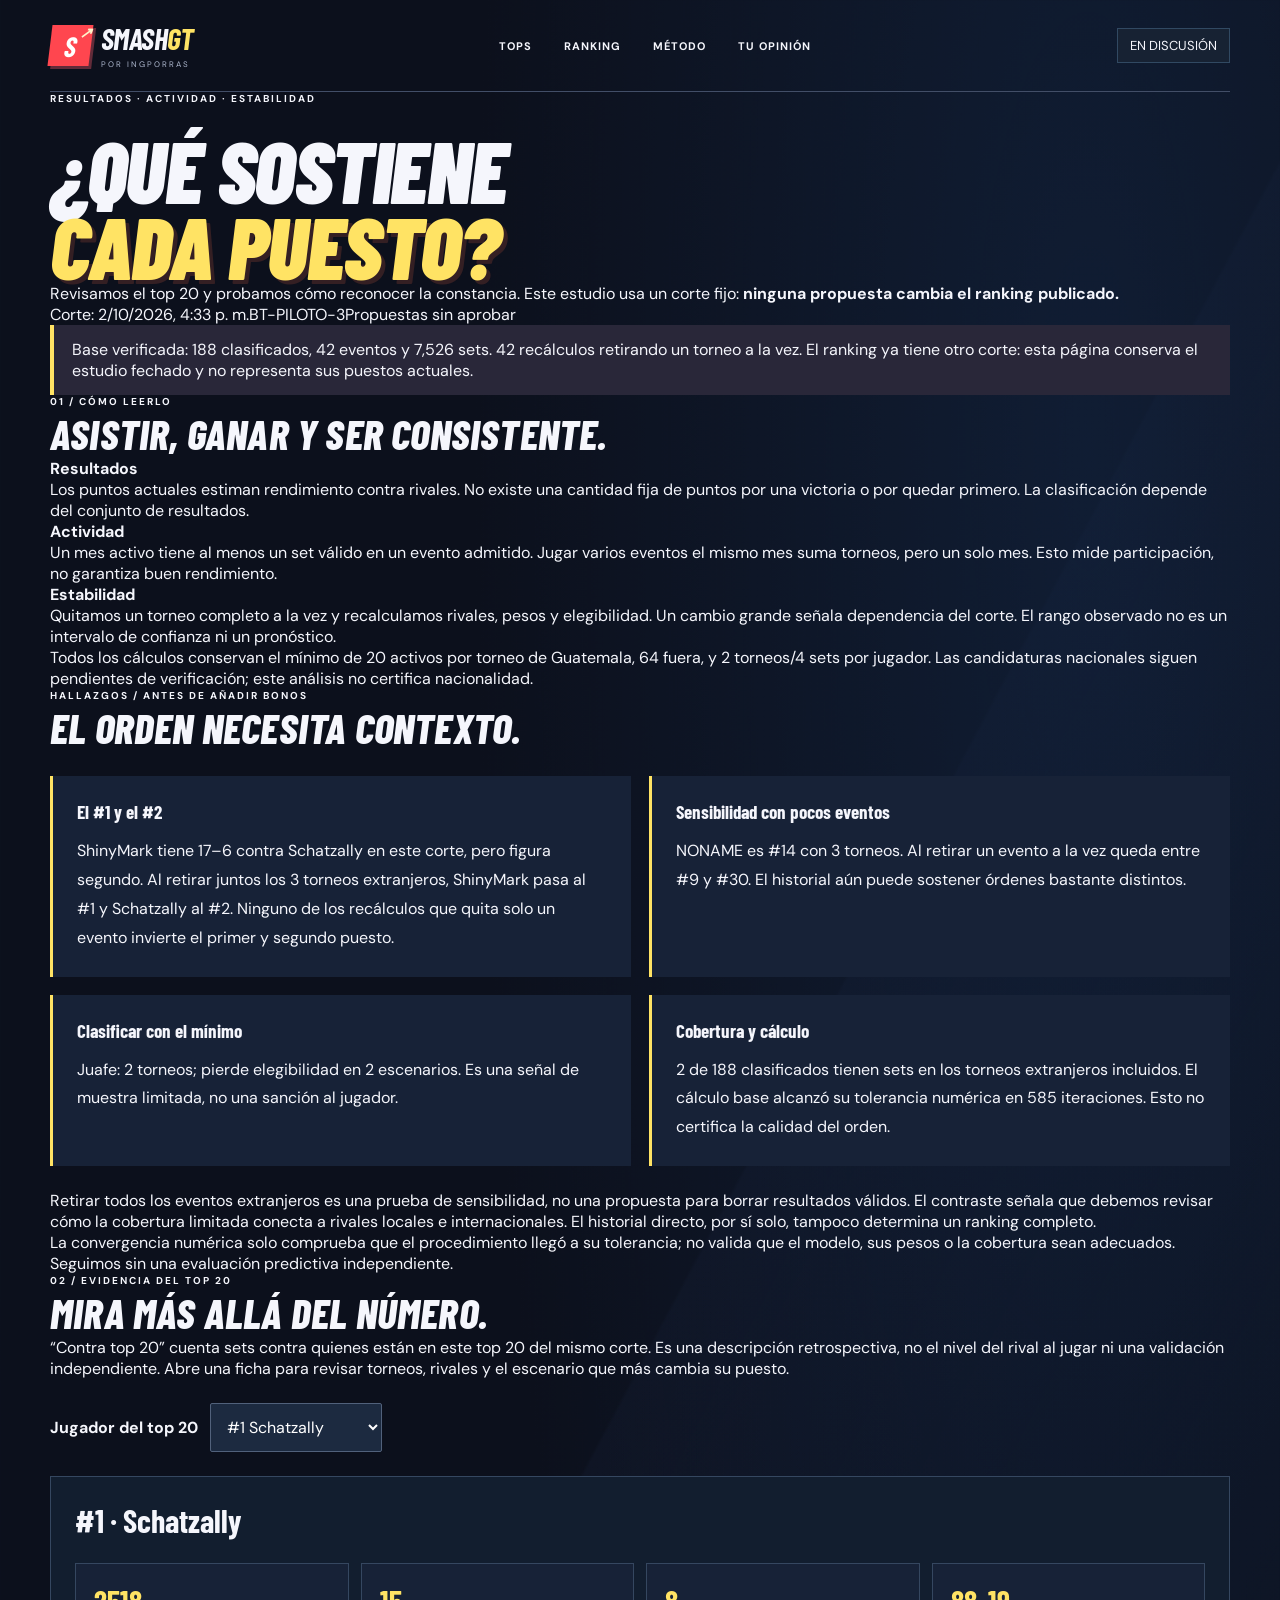
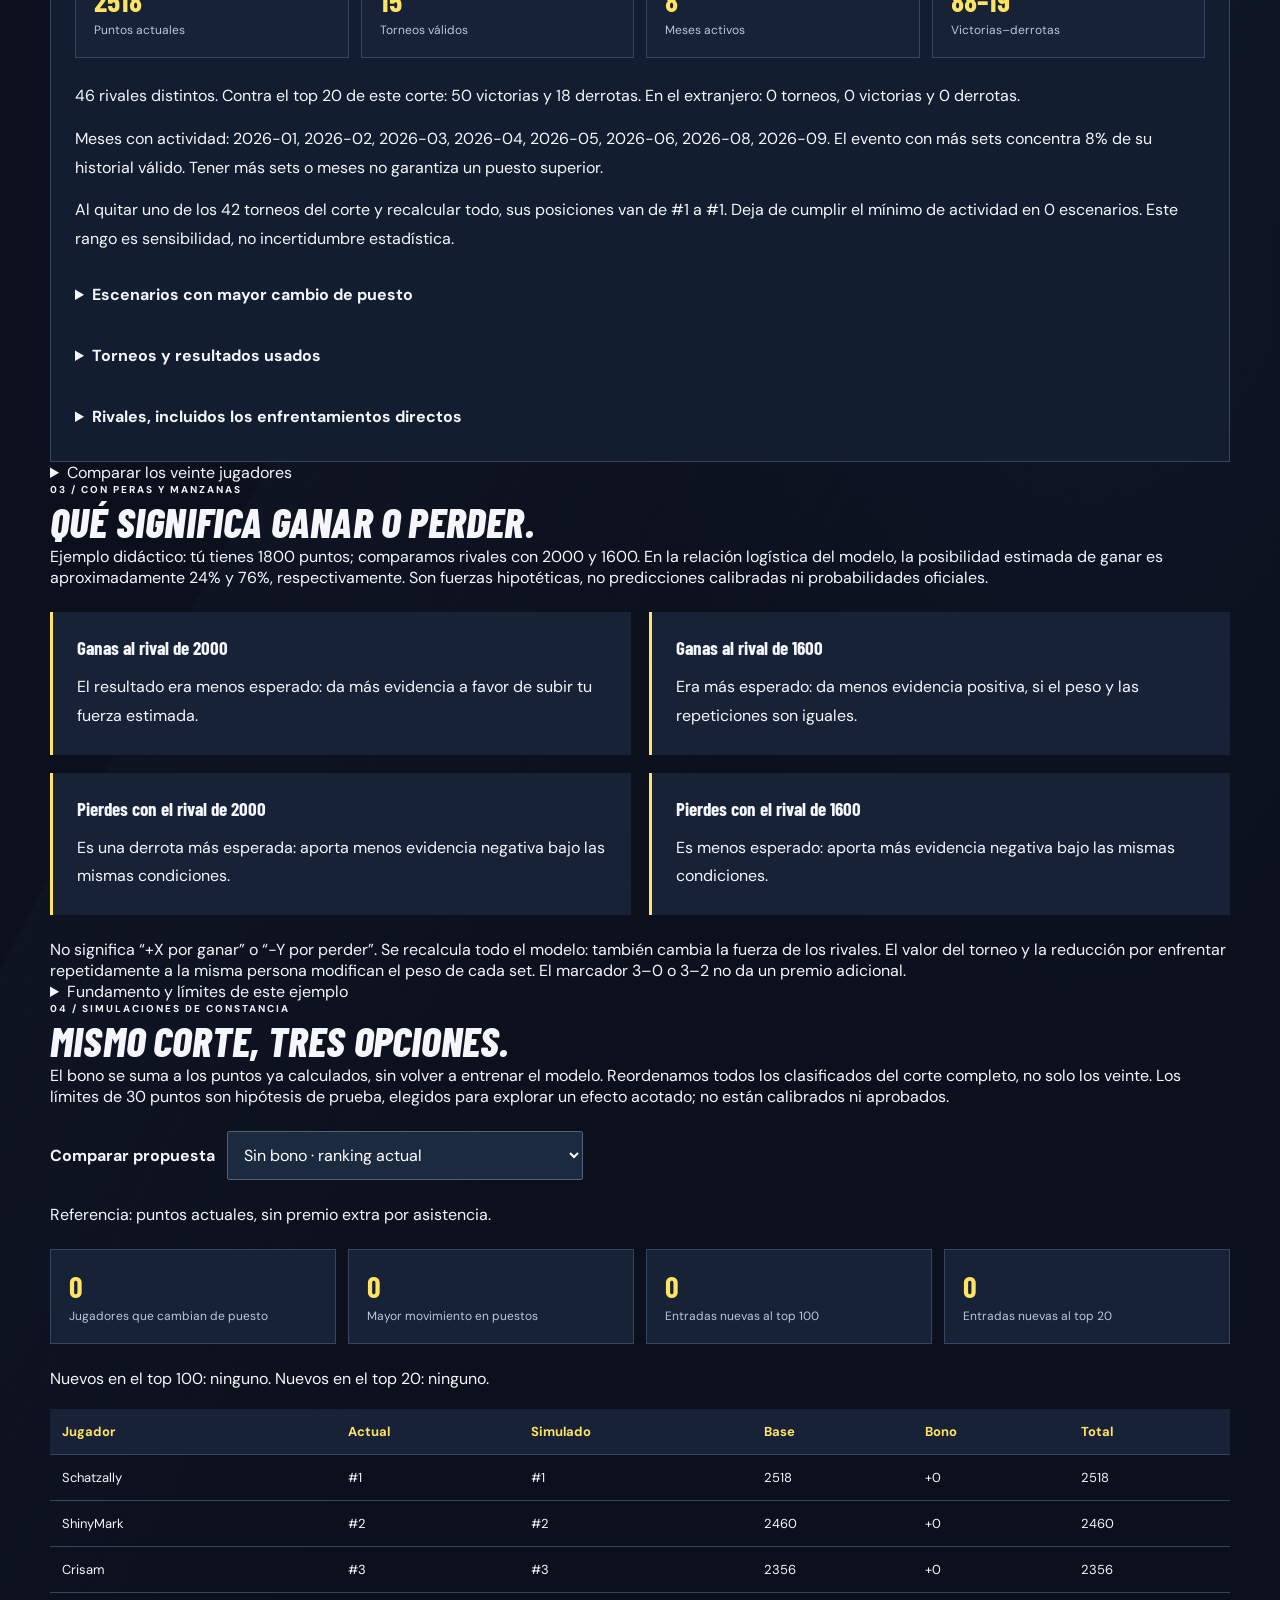
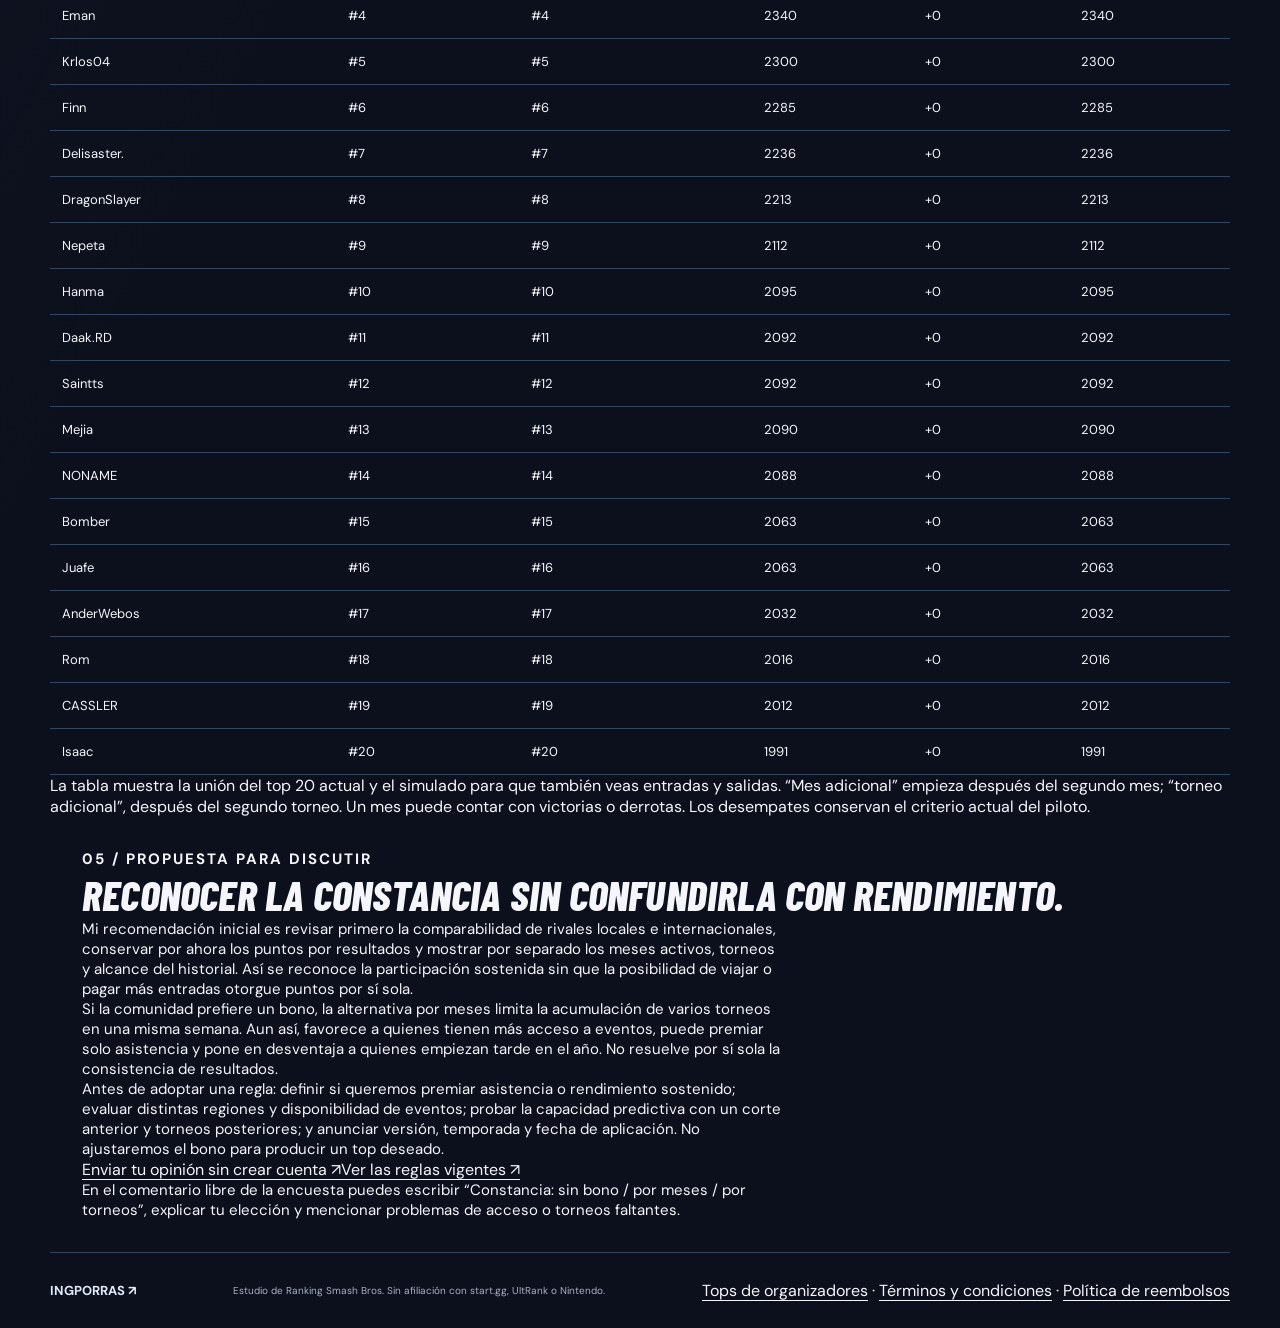
<file: ranking-smash-ultimate/analisis-top20.html>
<!doctype html>
<html lang="es-GT">
<head>
<meta charset="utf-8"><meta name="viewport" content="width=device-width, initial-scale=1">
<meta name="theme-color" content="#0c101c">
<title>Top 20 y constancia: estudio del ranking piloto — Ranking Smash Bros</title>
  <link rel="canonical" href="https://rankingsmashbros.com/analisis-top20.html">
  <meta property="og:title" content="Top 20 y constancia: estudio del ranking piloto — Ranking Smash Bros">
  <meta property="og:description" content="Estudio histórico del top 20 de Smash Ultimate Guatemala: resultados, actividad y estabilidad. Las propuestas de constancia no cambian el ranking piloto.">
  <meta property="og:url" content="https://rankingsmashbros.com/analisis-top20.html">
  <meta property="og:type" content="website">
  <meta property="og:locale" content="es_GT">
  <meta property="og:site_name" content="Ranking Smash Bros">
  <meta name="twitter:card" content="summary_large_image">
  <meta name="twitter:title" content="Top 20 y constancia: estudio del ranking piloto — Ranking Smash Bros">
  <meta name="twitter:description" content="Estudio histórico del top 20 de Smash Ultimate Guatemala: resultados, actividad y estabilidad. Las propuestas de constancia no cambian el ranking piloto.">
  <meta property="og:image" content="https://rankingsmashbros.com/assets/smash-gt-social.jpg">
  <meta property="og:image:width" content="1200">
  <meta property="og:image:height" content="630">
  <meta property="og:image:alt" content="Ranking Smash Bros, ranking piloto de Smash Ultimate Guatemala">
  <meta name="twitter:image" content="https://rankingsmashbros.com/assets/smash-gt-social.jpg">
<meta name="description" content="Estudio histórico del top 20 de Smash Ultimate Guatemala: resultados, actividad y estabilidad. Las propuestas de constancia no cambian el ranking piloto.">
<link rel="stylesheet" href="./style.css"><link rel="stylesheet" href="./arena.css"><link rel="stylesheet" href="./metodologia.css"><link rel="stylesheet" href="./analisis-top20.css">
<script src="./analisis-top20.js?v=20261003" defer></script><script src="./visita.js?v=20261007" data-page="analisis-top20" defer></script>
  <link rel="icon" href="/favicon.svg" type="image/svg+xml"><link rel="icon" href="/favicon-32.png" sizes="32x32" type="image/png"><link rel="icon" href="/favicon-16.png" sizes="16x16" type="image/png"><link rel="apple-touch-icon" href="/apple-touch-icon.png"><link rel="manifest" href="/site.webmanifest">
</head>
<body>
<a class="skip-link" href="#contenido">Saltar al contenido</a>
<header class="site-header wrap"><a class="brand" href="./" aria-label="Ranking Smash Bros, inicio"><span class="brand-mark" aria-hidden="true">S<span>↗</span></span><span>SMASH<span class="brand-gt">GT</span><small>POR INGPORRAS</small></span></a><nav aria-label="Principal"><a href="./tops.html">Tops</a><a href="./">Ranking</a><a href="./metodologia.html">Método</a><a href="./encuesta.php">Tu opinión</a></nav><span class="country">EN DISCUSIÓN</span></header>
<main id="contenido" class="wrap methodology-page">
<div class="methodology-hero"><p class="eyebrow">RESULTADOS · ACTIVIDAD · ESTABILIDAD</p><h1>¿QUÉ SOSTIENE<br><em>CADA PUESTO?</em></h1><p class="methodology-lead">Revisamos el top 20 y probamos cómo reconocer la constancia. Este estudio usa un corte fijo: <b>ninguna propuesta cambia el ranking publicado.</b></p><div class="methodology-meta"><span id="study-cut">Cargando corte…</span><span id="study-method"></span><span>Propuestas sin aprobar</span></div></div>
<p id="study-status" class="event-status" role="status">Verificando el estudio…</p>
<section class="methodology-section" aria-labelledby="reading-title"><p class="eyebrow">01 / CÓMO LEERLO</p><h2 id="reading-title">ASISTIR, GANAR Y SER CONSISTENTE.</h2><div class="methodology-cards"><article><strong>Resultados</strong><p>Los puntos actuales estiman rendimiento contra rivales. No existe una cantidad fija de puntos por una victoria o por quedar primero. La clasificación depende del conjunto de resultados.</p></article><article><strong>Actividad</strong><p>Un mes activo tiene al menos un set válido en un evento admitido. Jugar varios eventos el mismo mes suma torneos, pero un solo mes. Esto mide participación, no garantiza buen rendimiento.</p></article><article><strong>Estabilidad</strong><p>Quitamos un torneo completo a la vez y recalculamos rivales, pesos y elegibilidad. Un cambio grande señala dependencia del corte. El rango observado no es un intervalo de confianza ni un pronóstico.</p></article></div><p class="methodology-note">Todos los cálculos conservan el mínimo de 20 activos por torneo de Guatemala, 64 fuera, y 2 torneos/4 sets por jugador. Las candidaturas nacionales siguen pendientes de verificación; este análisis no certifica nacionalidad.</p></section>
<section class="methodology-section" aria-labelledby="findings-title"><p class="eyebrow">HALLAZGOS / ANTES DE AÑADIR BONOS</p><h2 id="findings-title">EL ORDEN NECESITA CONTEXTO.</h2><div id="study-findings" class="study-examples"></div><p class="methodology-note">Retirar todos los eventos extranjeros es una prueba de sensibilidad, no una propuesta para borrar resultados válidos. El contraste señala que debemos revisar cómo la cobertura limitada conecta a rivales locales e internacionales. El historial directo, por sí solo, tampoco determina un ranking completo.</p><p class="methodology-note">La convergencia numérica solo comprueba que el procedimiento llegó a su tolerancia; no valida que el modelo, sus pesos o la cobertura sean adecuados. Seguimos sin una evaluación predictiva independiente.</p></section>
<section class="methodology-section" aria-labelledby="players-title"><p class="eyebrow">02 / EVIDENCIA DEL TOP 20</p><h2 id="players-title">MIRA MÁS ALLÁ DEL NÚMERO.</h2><p class="methodology-note">“Contra top 20” cuenta sets contra quienes están en este top 20 del mismo corte. Es una descripción retrospectiva, no el nivel del rival al jugar ni una validación independiente. Abre una ficha para revisar torneos, rivales y el escenario que más cambia su puesto.</p><div class="study-controls"><label for="study-player">Jugador del top 20</label><select id="study-player" disabled></select></div><div id="player-detail"></div><details class="formula-detail"><summary>Comparar los veinte jugadores</summary><div class="study-table-wrap"><table class="study-table"><thead><tr><th scope="col">Puesto / jugador</th><th scope="col">Puntos</th><th scope="col">Torneos / meses</th><th scope="col">V–D</th><th scope="col">Contra top 20</th><th scope="col">Puestos al quitar un torneo</th></tr></thead><tbody id="top20-rows"></tbody></table></div></details></section>
<section class="methodology-section" aria-labelledby="examples-title"><p class="eyebrow">03 / CON PERAS Y MANZANAS</p><h2 id="examples-title">QUÉ SIGNIFICA GANAR O PERDER.</h2><p class="methodology-note">Ejemplo didáctico: tú tienes 1800 puntos; comparamos rivales con 2000 y 1600. En la relación logística del modelo, la posibilidad estimada de ganar es aproximadamente 24% y 76%, respectivamente. Son fuerzas hipotéticas, no predicciones calibradas ni probabilidades oficiales.</p><div class="study-examples"><article><h3>Ganas al rival de 2000</h3><p>El resultado era menos esperado: da más evidencia a favor de subir tu fuerza estimada.</p></article><article><h3>Ganas al rival de 1600</h3><p>Era más esperado: da menos evidencia positiva, si el peso y las repeticiones son iguales.</p></article><article><h3>Pierdes con el rival de 2000</h3><p>Es una derrota más esperada: aporta menos evidencia negativa bajo las mismas condiciones.</p></article><article><h3>Pierdes con el rival de 1600</h3><p>Es menos esperado: aporta más evidencia negativa bajo las mismas condiciones.</p></article></div><p class="methodology-note">No significa “+X por ganar” o “−Y por perder”. Se recalcula todo el modelo: también cambia la fuerza de los rivales. El valor del torneo y la reducción por enfrentar repetidamente a la misma persona modifican el peso de cada set. El marcador 3–0 o 3–2 no da un premio adicional.</p><details class="formula-detail"><summary>Fundamento y límites de este ejemplo</summary><p>La relación usada es 1 / (1 + 10^((puntos del rival − tus puntos) / 400)). Aquí solo ilustramos el sentido de la evidencia. Los coeficientes, pesos y reglas del piloto son decisiones de Ranking Smash Bros. <a href="https://www.jstatsoft.org/article/view/v048i09" target="_blank" rel="noopener noreferrer">Referencia sobre modelos Bradley–Terry ↗</a>. Este estudio no prueba capacidad predictiva; falta validación temporal con resultados posteriores.</p></details></section>
<section class="methodology-section" aria-labelledby="bonus-title"><p class="eyebrow">04 / SIMULACIONES DE CONSTANCIA</p><h2 id="bonus-title">MISMO CORTE, TRES OPCIONES.</h2><p class="methodology-note">El bono se suma a los puntos ya calculados, sin volver a entrenar el modelo. Reordenamos todos los clasificados del corte completo, no solo los veinte. Los límites de 30 puntos son hipótesis de prueba, elegidos para explorar un efecto acotado; no están calibrados ni aprobados.</p><div class="study-controls"><label for="study-scenario">Comparar propuesta</label><select id="study-scenario" disabled><option value="none">Sin bono · ranking actual</option><option value="events">5 puntos por torneo adicional · máximo 30</option><option value="months">10 puntos por mes adicional · máximo 30</option></select></div><p id="scenario-explanation" class="methodology-note"></p><div id="scenario-summary" class="study-stats"></div><p id="scenario-entry" class="methodology-note"></p><div class="study-table-wrap"><table class="study-table"><thead><tr><th scope="col">Jugador</th><th scope="col">Actual</th><th scope="col">Simulado</th><th scope="col">Base</th><th scope="col">Bono</th><th scope="col">Total</th></tr></thead><tbody id="scenario-rows"></tbody></table></div><p class="methodology-note">La tabla muestra la unión del top 20 actual y el simulado para que también veas entradas y salidas. “Mes adicional” empieza después del segundo mes; “torneo adicional”, después del segundo torneo. Un mes puede contar con victorias o derrotas. Los desempates conservan el criterio actual del piloto.</p></section>
<section class="methodology-section review-box" aria-labelledby="proposal-title"><p class="eyebrow">05 / PROPUESTA PARA DISCUTIR</p><h2 id="proposal-title">RECONOCER LA CONSTANCIA SIN CONFUNDIRLA CON RENDIMIENTO.</h2><p>Mi recomendación inicial es revisar primero la comparabilidad de rivales locales e internacionales, conservar por ahora los puntos por resultados y mostrar por separado los meses activos, torneos y alcance del historial. Así se reconoce la participación sostenida sin que la posibilidad de viajar o pagar más entradas otorgue puntos por sí sola.</p><p>Si la comunidad prefiere un bono, la alternativa por meses limita la acumulación de varios torneos en una misma semana. Aun así, favorece a quienes tienen más acceso a eventos, puede premiar solo asistencia y pone en desventaja a quienes empiezan tarde en el año. No resuelve por sí sola la consistencia de resultados.</p><p>Antes de adoptar una regla: definir si queremos premiar asistencia o rendimiento sostenido; evaluar distintas regiones y disponibilidad de eventos; probar la capacidad predictiva con un corte anterior y torneos posteriores; y anunciar versión, temporada y fecha de aplicación. No ajustaremos el bono para producir un top deseado.</p><div class="review-links"><a href="./encuesta.php">Enviar tu opinión sin crear cuenta ↗</a><a href="./metodologia.html">Ver las reglas vigentes ↗</a></div><p class="methodology-note">En el comentario libre de la encuesta puedes escribir “Constancia: sin bono / por meses / por torneos”, explicar tu elección y mencionar problemas de acceso o torneos faltantes.</p></section>
</main><footer class="wrap"><a href="https://ingporras.com/">INGPORRAS ↗</a><p>Estudio de Ranking Smash Bros. Sin afiliación con start.gg, UltRank o Nintendo.</p><nav aria-label="Condiciones del servicio"><a href="/tops.html">Tops de organizadores</a> · <a href="/terminos.html">Términos y condiciones</a> · <a href="/reembolsos.html">Política de reembolsos</a></nav></footer>
</body></html>
</file>
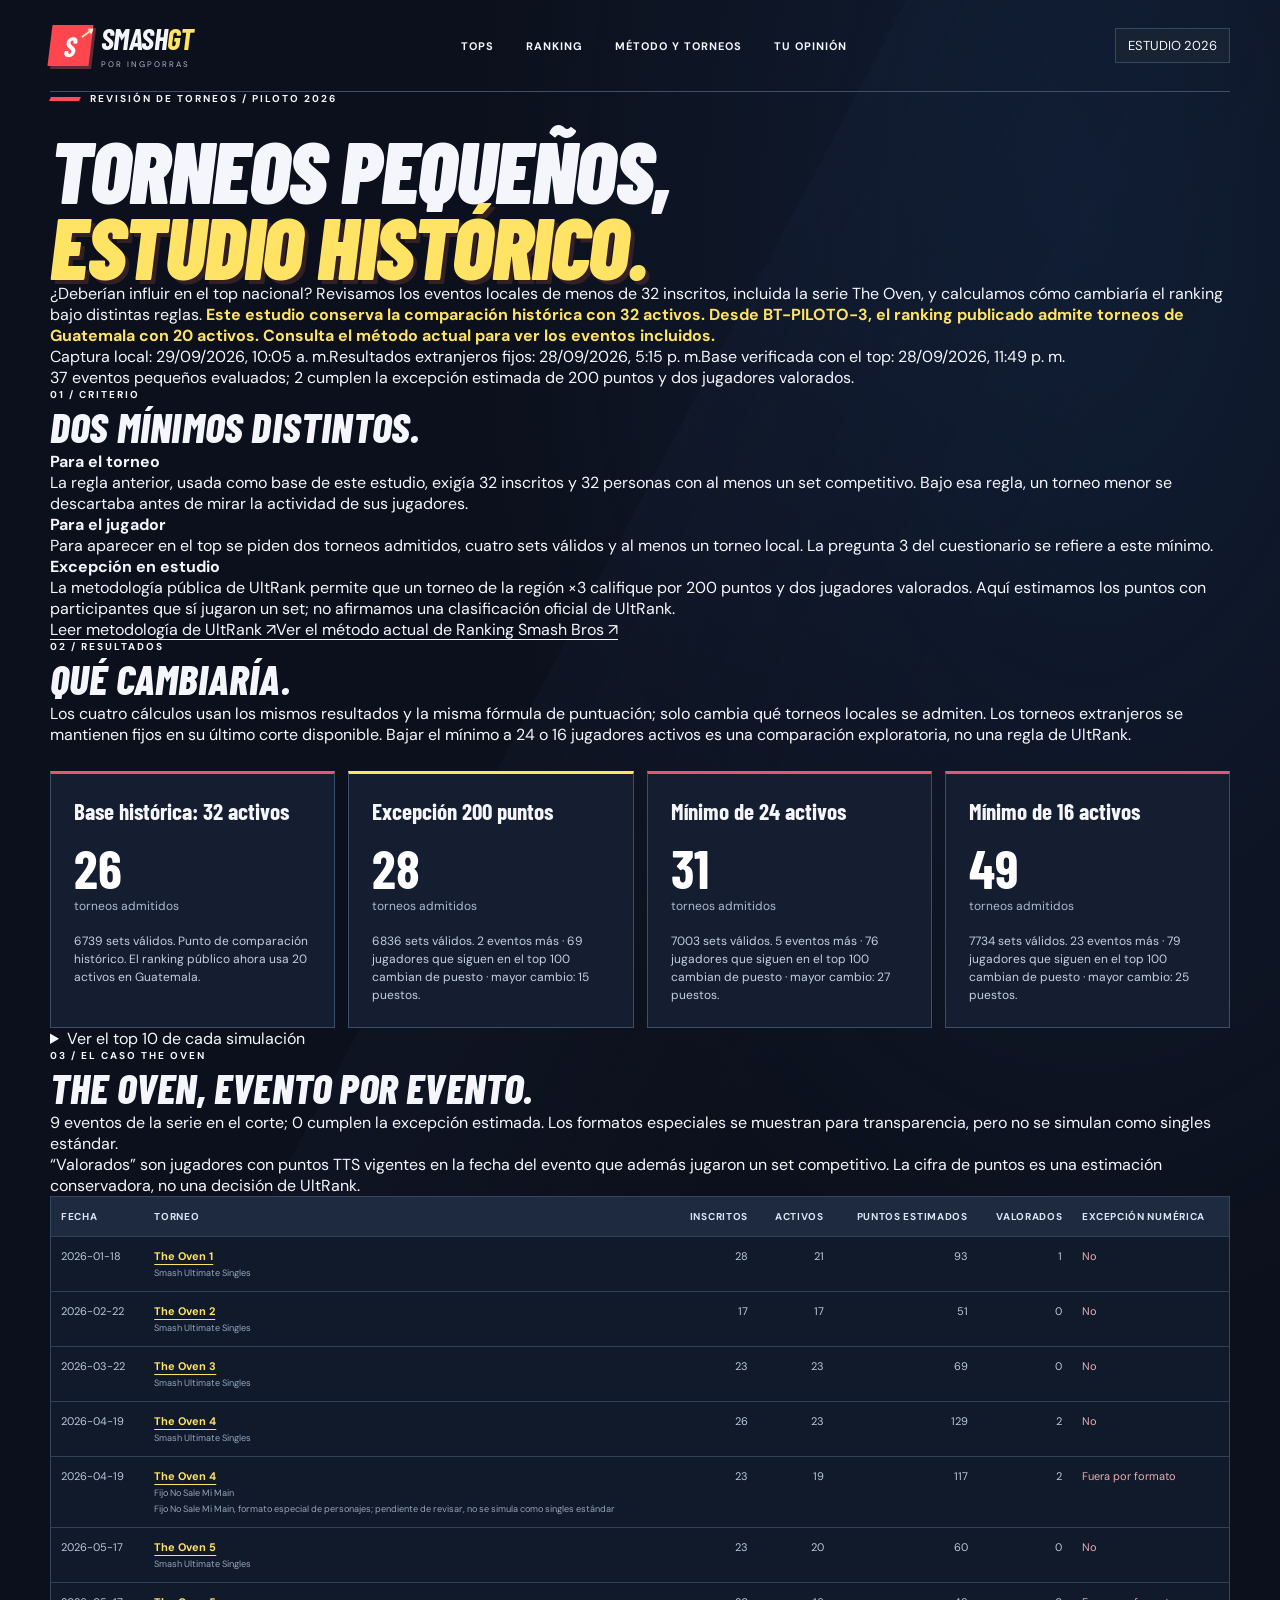
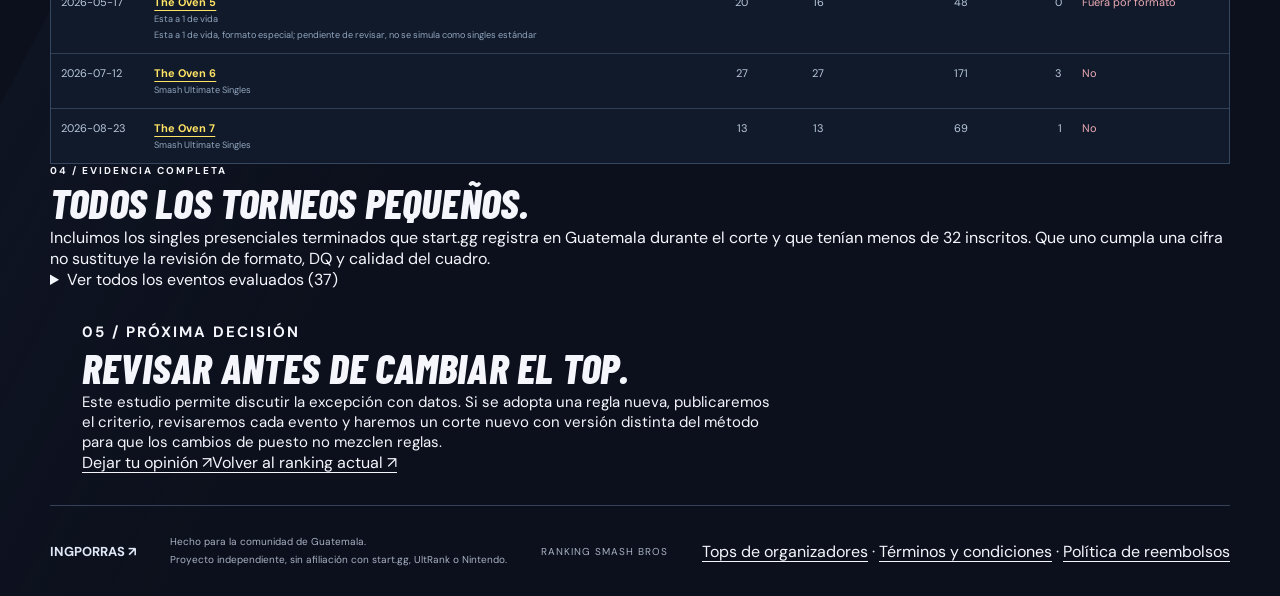
<file: ranking-smash-ultimate/analisis-torneos.html>
<!doctype html>
<html lang="es-GT">
<head>
  <meta charset="utf-8"><meta name="viewport" content="width=device-width, initial-scale=1">
  <meta name="theme-color" content="#0c101c">
  <meta name="description" content="Revisión histórica de torneos pequeños de Smash Ultimate en Guatemala y de la excepción de puntos de UltRank. Estudio del piloto, no clasificación oficial.">
  <title>Torneos pequeños: estudio de Smash Guatemala — Ranking Smash Bros</title>
  <link rel="canonical" href="https://rankingsmashbros.com/analisis-torneos.html">
  <meta property="og:title" content="Torneos pequeños: estudio de Smash Guatemala — Ranking Smash Bros">
  <meta property="og:description" content="Revisión histórica de torneos pequeños de Smash Ultimate en Guatemala y de la excepción de puntos de UltRank. Estudio del piloto, no clasificación oficial.">
  <meta property="og:url" content="https://rankingsmashbros.com/analisis-torneos.html">
  <meta property="og:type" content="website">
  <meta property="og:locale" content="es_GT">
  <meta property="og:site_name" content="Ranking Smash Bros">
  <meta name="twitter:card" content="summary_large_image">
  <meta name="twitter:title" content="Torneos pequeños: estudio de Smash Guatemala — Ranking Smash Bros">
  <meta name="twitter:description" content="Revisión histórica de torneos pequeños de Smash Ultimate en Guatemala y de la excepción de puntos de UltRank. Estudio del piloto, no clasificación oficial.">
  <meta property="og:image" content="https://rankingsmashbros.com/assets/smash-gt-social.jpg">
  <meta property="og:image:width" content="1200">
  <meta property="og:image:height" content="630">
  <meta property="og:image:alt" content="Ranking Smash Bros, ranking piloto de Smash Ultimate Guatemala">
  <meta name="twitter:image" content="https://rankingsmashbros.com/assets/smash-gt-social.jpg">
  <link rel="stylesheet" href="./style.css"><link rel="stylesheet" href="./arena.css"><link rel="stylesheet" href="./metodologia.css"><link rel="stylesheet" href="./analisis-torneos.css">
  <script src="./analisis-torneos.js?v=20261002-min20" defer></script><script src="./visita.js?v=20261007" data-page="analisis-torneos" defer></script>
  <link rel="icon" href="/favicon.svg" type="image/svg+xml"><link rel="icon" href="/favicon-32.png" sizes="32x32" type="image/png"><link rel="icon" href="/favicon-16.png" sizes="16x16" type="image/png"><link rel="apple-touch-icon" href="/apple-touch-icon.png"><link rel="manifest" href="/site.webmanifest">
</head>
<body>
  <a class="skip-link" href="#contenido">Saltar al contenido</a>
  <header class="site-header wrap"><a class="brand" href="./" aria-label="Ranking Smash Bros, inicio"><span class="brand-mark" aria-hidden="true">S<span>↗</span></span><span>SMASH<span class="brand-gt">GT</span><small>POR INGPORRAS</small></span></a><nav aria-label="Principal"><a href="./tops.html">Tops</a><a href="./">Ranking</a><a href="./metodologia.html">Método y torneos</a><a href="./encuesta.php">Tu opinión</a></nav><span class="country">ESTUDIO 2026</span></header>
  <main id="contenido" class="wrap methodology-page analysis-page">
    <div class="methodology-hero"><p class="eyebrow"><span class="tiny-line"></span> REVISIÓN DE TORNEOS / PILOTO 2026</p><h1>TORNEOS PEQUEÑOS,<br><em>ESTUDIO HISTÓRICO.</em></h1><p class="methodology-lead">¿Deberían influir en el top nacional? Revisamos los eventos locales de menos de 32 inscritos, incluida la serie The Oven, y calculamos cómo cambiaría el ranking bajo distintas reglas. <strong>Este estudio conserva la comparación histórica con 32 activos. Desde BT-PILOTO-3, el ranking publicado admite torneos de Guatemala con 20 activos. Consulta el método actual para ver los eventos incluidos.</strong></p><div class="methodology-meta"><span id="analysis-cut">Cargando fecha del estudio…</span><span id="analysis-foreign">Resultados internacionales de referencia por cargar…</span><span id="analysis-base">Verificando el corte de referencia…</span></div></div>
    <p id="analysis-status" class="event-status" role="status">Cargando el estudio…</p>
    <section class="methodology-section" aria-labelledby="criteria-title"><p class="eyebrow">01 / CRITERIO</p><h2 id="criteria-title">DOS MÍNIMOS DISTINTOS.</h2><div class="methodology-cards"><article><strong>Para el torneo</strong><p>La regla anterior, usada como base de este estudio, exigía 32 inscritos y 32 personas con al menos un set competitivo. Bajo esa regla, un torneo menor se descartaba antes de mirar la actividad de sus jugadores.</p></article><article><strong>Para el jugador</strong><p>Para aparecer en el top se piden dos torneos admitidos, cuatro sets válidos y al menos un torneo local. La pregunta 3 del cuestionario se refiere a este mínimo.</p></article><article><strong>Excepción en estudio</strong><p>La metodología pública de UltRank permite que un torneo de la región ×3 califique por 200 puntos y dos jugadores valorados. Aquí estimamos los puntos con participantes que sí jugaron un set; no afirmamos una clasificación oficial de UltRank.</p></article></div><p class="source-links"><a href="https://docs.google.com/document/d/1dC5oJaRfXITqlVMG8w6uZ1KGVjWxshbNqQzRD6zSXE8/edit" target="_blank" rel="noopener noreferrer">Leer metodología de UltRank ↗</a><a href="./metodologia.html">Ver el método actual de Ranking Smash Bros ↗</a></p></section>
    <section class="methodology-section" aria-labelledby="results-title"><p class="eyebrow">02 / RESULTADOS</p><h2 id="results-title">QUÉ CAMBIARÍA.</h2><p class="methodology-note">Los cuatro cálculos usan los mismos resultados y la misma fórmula de puntuación; solo cambia qué torneos locales se admiten. Los torneos extranjeros se mantienen fijos en su último corte disponible. Bajar el mínimo a 24 o 16 jugadores activos es una comparación exploratoria, no una regla de UltRank.</p><div id="scenario-cards" class="analysis-scenarios"></div><details class="formula-detail"><summary>Ver el top 10 de cada simulación</summary><div id="scenario-tops" class="analysis-tops"></div></details></section>
    <section class="methodology-section" aria-labelledby="oven-title"><p class="eyebrow">03 / EL CASO THE OVEN</p><h2 id="oven-title">THE OVEN, EVENTO POR EVENTO.</h2><p id="oven-status" class="methodology-note">Cargando resultados de la serie…</p><p class="methodology-note">“Valorados” son jugadores con puntos TTS vigentes en la fecha del evento que además jugaron un set competitivo. La cifra de puntos es una estimación conservadora, no una decisión de UltRank.</p><div id="oven-events" class="analysis-table-wrap"></div></section>
    <section class="methodology-section" aria-labelledby="all-title"><p class="eyebrow">04 / EVIDENCIA COMPLETA</p><h2 id="all-title">TODOS LOS TORNEOS PEQUEÑOS.</h2><p class="methodology-note">Incluimos los singles presenciales terminados que start.gg registra en Guatemala durante el corte y que tenían menos de 32 inscritos. Que uno cumpla una cifra no sustituye la revisión de formato, DQ y calidad del cuadro.</p><details class="excluded-detail"><summary>Ver todos los eventos evaluados <span id="small-count"></span></summary><div id="all-small-events" class="analysis-table-wrap"></div></details></section>
    <section class="methodology-section review-box"><p class="eyebrow">05 / PRÓXIMA DECISIÓN</p><h2>REVISAR ANTES DE CAMBIAR EL TOP.</h2><p>Este estudio permite discutir la excepción con datos. Si se adopta una regla nueva, publicaremos el criterio, revisaremos cada evento y haremos un corte nuevo con versión distinta del método para que los cambios de puesto no mezclen reglas.</p><div class="review-links"><a href="./encuesta.php">Dejar tu opinión ↗</a><a href="./#clasificacion">Volver al ranking actual ↗</a></div></section>
  </main>
  <footer class="wrap"><a href="https://ingporras.com/">INGPORRAS <span aria-hidden="true">↗</span></a><p>Hecho para la comunidad de Guatemala.<br>Proyecto independiente, sin afiliación con start.gg, UltRank o Nintendo.</p><span>RANKING SMASH BROS</span><nav aria-label="Condiciones del servicio"><a href="/tops.html">Tops de organizadores</a> · <a href="/terminos.html">Términos y condiciones</a> · <a href="/reembolsos.html">Política de reembolsos</a></nav></footer>
</body>
</html>
</file>
<file: ranking-smash-ultimate/style.css>
@import url('https://fonts.googleapis.com/css2?family=DM+Sans:wght@400;500;600;700&family=Space+Grotesk:wght@400;500;600;700&display=swap');
:root{color-scheme:light;--ink:#102c38;--muted:#526774;--paper:#f7f8f5;--line:#d9e1df;--blue:#d8edf2;--accent:#096f91;font-family:'DM Sans',sans-serif;color:var(--ink);background:var(--paper)}*{box-sizing:border-box}body{margin:0}a{color:inherit;text-underline-offset:4px}button,input,select{font:inherit}button,a,input,select{touch-action:manipulation}button{cursor:pointer}button:disabled{cursor:wait;opacity:.6}:focus-visible{outline:3px solid #087697;outline-offset:4px}button,a,input,select{ -webkit-tap-highlight-color:transparent}h1,h2,h3,p{margin:0}h1,h2,h3,.brand,.stats>div>span{font-family:'Space Grotesk',sans-serif}h2{font-size:clamp(27px,3vw,36px);letter-spacing:-1.2px;font-weight:600}.wrap{width:min(1180px,calc(100% - 80px));margin-inline:auto}.site-header{height:104px;display:flex;align-items:center;justify-content:space-between;border-bottom:1px solid var(--line)}.brand{display:flex;align-items:center;gap:10px;font-size:24px;font-weight:700;text-decoration:none;letter-spacing:-1px;line-height:1}.brand-mark{background:var(--ink);color:white;width:41px;height:41px;display:flex;align-items:center;justify-content:center;font-size:28px;position:relative}.brand-mark>span{position:absolute;right:1px;top:0;font-size:15px;color:#9be2f5}.brand-gt{color:var(--accent)}.brand small{display:block;font:8px 'DM Sans',sans-serif;letter-spacing:2px;margin-top:6px}.site-header nav{display:flex;gap:32px;font-size:14px}.site-header nav a{text-decoration:none}.country{display:flex;gap:9px;align-items:center;font-size:13px}.flag{width:22px;height:15px;border:1px solid #bdcfd2;background:linear-gradient(90deg,#7bbbd6 33.3%,#fff 33.3%,#fff 66.6%,#7bbbd6 66.6%)}.hero{padding-block:65px 50px;display:grid;grid-template-columns:1.13fr 1fr;gap:65px;align-items:center}.eyebrow{font-size:10px;letter-spacing:2px;font-weight:700;display:flex;align-items:center;gap:10px}.tiny-line{display:inline-block;width:23px;height:2px;background:var(--accent)}h1{font-size:clamp(42px,4.8vw,66px);line-height:1.06;letter-spacing:-3px;font-weight:600;margin-top:24px}h1 em{font-style:normal;color:var(--accent)}.intro{font-size:15px;line-height:1.8;max-width:420px;margin-top:23px;color:var(--muted)}.button{display:inline-flex;align-items:center;gap:50px;padding:15px 19px;font-size:13px;font-weight:600;text-decoration:none;border-radius:3px}.primary{background:var(--ink);color:white;margin-top:28px}.primary:hover{background:#1c4757}.hero-note{font-size:11px;color:var(--muted);margin-top:15px}.hero-art{background:#dceef2;border:1px solid #c8dee4;border-radius:6px;overflow:hidden;position:relative;background-image:linear-gradient(#a8c5ce25 1px,transparent 1px),linear-gradient(90deg,#a8c5ce25 1px,transparent 1px);background-size:24px 24px}.art-heading{display:flex;justify-content:space-between;padding:23px 24px 0;font-size:9px;letter-spacing:1.7px;font-weight:600}.hero-art svg{display:block;width:100%;height:auto}.art-footer{display:flex;align-items:center;gap:16px;border-top:1px solid #bdd6de;padding:18px 24px;background:#e6f2f5}.art-footer p{font-size:12px;line-height:1.65}.art-footer>span:last-child{margin-left:auto;font-size:25px}.plus{font:36px 'Space Grotesk',sans-serif;font-weight:400}.season-bar{display:flex;align-items:center;gap:24px;border-block:1px solid var(--line);padding-block:17px;font-size:11px}.season-bar>div{display:flex;align-items:center;gap:8px}.status-dot{width:6px;height:6px;background:#bd8240;border-radius:50%}.season-bar>span{margin-left:auto;color:var(--muted)}.season-bar button{border:0;background:none;color:var(--ink);font-size:11px}.season-bar button span{margin-left:5px}.stats{display:grid;grid-template-columns:repeat(4,1fr);padding-block:29px 37px;border-bottom:1px solid var(--line)}.stats>div{border-right:1px solid var(--line);padding-left:28px}.stats>div:first-child{padding-left:0}.stats>div:last-child{border:0}.stats>div>span{font-size:35px;line-height:1.3}.stats p{font-size:11px;color:var(--muted);margin-top:5px}.scene{padding-block:57px 60px;scroll-margin-top:24px}.section-heading{display:flex;justify-content:space-between;align-items:end;gap:16px;margin-bottom:28px}.section-heading h2{margin-top:12px}.season-label{border:1px solid var(--line);padding:9px 13px;border-radius:3px;font-size:11px;white-space:nowrap}.scene-layout{display:grid;grid-template-columns:minmax(0,1fr) 280px;gap:25px;align-items:start}.list-panel{min-height:350px;border:1px solid var(--line);border-radius:5px;background:white;overflow:hidden}.tabs{display:flex;border-bottom:1px solid var(--line);padding-inline:23px;gap:27px}.tabs button{border:0;border-bottom:2px solid transparent;background:none;padding:19px 0;font-size:13px;color:var(--muted)}.tabs button[aria-selected=true]{border-color:var(--accent);color:var(--ink);font-weight:700}.tabs span{font-size:10px;background:#eaf0ef;border-radius:3px;padding:2px 6px;margin-left:5px}.search-field{margin:20px 23px 12px;display:flex;align-items:center;gap:10px;border:1px solid var(--line);border-radius:3px;padding:8px 12px}.search-field>span{font-size:25px;line-height:1}.search-field input{border:0;background:none;width:100%;padding:5px 0;font-size:12px;min-width:0;color:var(--ink)}.list-note{font-size:11px;color:var(--muted);margin:12px 23px;line-height:1.65}.empty{padding:30px 24px 38px;text-align:center}.empty-icon{border:1px solid var(--line);background:#f3f7f6;width:44px;height:44px;display:grid;place-items:center;border-radius:50%;margin:0 auto 15px;font-size:21px;color:#648493}.empty h3{font-size:18px;font-weight:500;letter-spacing:-.5px}.empty p{font-size:12px;line-height:1.8;color:var(--muted);max-width:350px;margin:10px auto 0}.aside-card{background:var(--ink);color:#fff;padding:27px;border-radius:5px}.card-kicker{font-size:8px;font-weight:600;letter-spacing:1.5px;color:#bad4dd}.aside-card h3{font-size:26px;line-height:1.17;font-weight:500;letter-spacing:-.6px;margin-top:22px}.aside-card p{font-size:12px;line-height:1.8;color:#c3d5dc;margin-top:16px}.aside-divider{height:1px;background:#36525e;margin-block:24px}.aside-card ol{list-style:none;padding:0;margin:15px 0 24px;display:grid;gap:15px;font-size:11px}.aside-card li span{color:#8acbe0;font-size:10px;margin-right:9px}.aside-card>a{font-size:11px;display:flex;justify-content:space-between;text-decoration:none}.method{padding-block:0 55px;scroll-margin-top:25px}.method-grid{display:grid;grid-template-columns:repeat(3,1fr);gap:35px;border-top:1px solid var(--line);padding-top:28px}.method article>span{font-size:9px;letter-spacing:1.5px;color:var(--accent);font-weight:700}.method h3{font-size:20px;font-weight:500;letter-spacing:-.5px;margin-top:18px}.method p{font-size:12px;line-height:1.85;color:var(--muted);margin-top:12px}.method a{display:inline-block;font-size:11px;line-height:1.7;margin-top:12px}footer{display:flex;justify-content:space-between;align-items:center;gap:20px;padding-block:27px;border-top:1px solid var(--line)}footer>a{font-size:13px;font-weight:700;text-decoration:none}footer p{font-size:10px;color:var(--muted);line-height:1.8}footer>span{font-size:10px;letter-spacing:1px;color:var(--muted)}.filter-row{margin:20px 23px;display:flex;justify-content:space-between;align-items:center;gap:14px;font-size:12px}.filter-row select{padding:8px;border:1px solid var(--line);background:white;border-radius:3px;color:var(--ink);max-width:65%}.player-row{width:100%;display:flex;align-items:center;gap:13px;border:0;border-top:1px solid #e8eeeb;background:white;color:var(--ink);padding:17px 23px;text-align:left}.player-row:hover{background:#eff6f7}.avatar{width:37px;height:37px;border-radius:5px;background:var(--blue);display:grid;place-items:center;font-weight:600;flex:none}.player-row strong{font-size:14px;overflow-wrap:anywhere}.player-row small{display:block;color:var(--muted);font-size:10px;margin-top:4px}.player-row .row-end{margin-left:auto;font-size:11px;text-align:right;flex:none;color:var(--muted)}.result-row{padding:17px 23px;border-top:1px solid var(--line)}.result-row a{font-size:13px;overflow-wrap:anywhere}.result-row p{font-size:11px;color:var(--muted);line-height:1.6;margin-top:6px}.error{padding:15px;background:#fff3dc;color:#6b4616;font-size:13px;line-height:1.6;margin-top:15px}dialog{border:1px solid var(--line);border-radius:8px;padding:35px;width:min(530px,calc(100% - 32px));max-height:85vh;overflow:auto;color:var(--ink)}dialog::backdrop{background:#09202ccb;backdrop-filter:blur(3px)}dialog .close{position:absolute;right:13px;top:10px;border:0;background:none;font-size:28px;color:var(--ink)}dialog h2{margin:18px 0 12px;overflow-wrap:anywhere}dialog>p:not(.eyebrow){font-size:13px;line-height:1.8;color:var(--muted)}dialog>a{display:inline-block;margin-top:20px;font-size:13px}dialog .result-row{padding-inline:0}.skip-link{position:fixed;left:15px;top:-90px;z-index:10;padding:15px;background:var(--ink);color:#fff}.skip-link:focus{top:15px}[hidden]{display:none!important}html{scroll-behavior:smooth}
@media(min-width:1400px){.hero{gap:90px}}
@media(max-width:850px){.wrap{width:calc(100% - 44px)}.hero{gap:28px;padding-block:40px}h1{font-size:46px;letter-spacing:-2px}.desktop-break{display:none}.scene-layout{grid-template-columns:minmax(0,1fr) 235px}.aside-card{padding:22px}.method-grid{gap:20px}.art-heading{padding:18px 15px 0;font-size:8px}.art-footer{padding:15px;gap:10px}.art-footer p{font-size:10px}}
@media(max-width:620px){.wrap{width:calc(100% - 36px)}.site-header{height:82px}.brand{font-size:21px}.brand-mark{width:34px;height:36px}.site-header nav{gap:16px;font-size:11px}.country{display:none}.hero{grid-template-columns:1fr;gap:30px;padding-block:35px 30px}.hero-copy h1{font-size:46px;max-width:380px}.hero-art{max-width:100%}.hero-art svg{max-height:260px}.intro{font-size:14px}.eyebrow{font-size:9px}.hero-note{font-size:10px}.season-bar{flex-wrap:wrap;gap:12px}.season-bar>span{margin-left:0;width:75%;order:3;font-size:10px}.season-bar button{margin-left:auto}.stats{grid-template-columns:1fr 1fr;gap:23px 0;padding-block:25px}.stats>div{padding-left:20px}.stats>div:nth-child(odd){padding-left:0}.stats>div:nth-child(even){border:0}.stats>div>span{font-size:30px}.stats p{font-size:10px}.scene{padding-block:38px}.section-heading{align-items:start;flex-direction:column;gap:14px}h2{font-size:28px;letter-spacing:-1px}.scene-layout{grid-template-columns:1fr}.aside-card h3 br{display:none}.aside-card h3{font-size:24px;line-height:1.3}.aside-card ol{gap:12px}.method-grid{grid-template-columns:1fr;gap:26px}.method article{padding-bottom:22px;border-bottom:1px solid var(--line)}.method article:last-child{border:0;padding-bottom:0}.method h3{margin-top:11px}.method{padding-bottom:35px}footer{flex-wrap:wrap;gap:15px}footer p{order:3;width:100%}.list-note{font-size:10px}.player-row{padding:15px}.player-row .row-end{font-size:10px}.filter-row{font-size:11px}}
@media(prefers-reduced-motion:reduce){html{scroll-behavior:auto}}
</file>
<file: ranking-smash-ultimate/arena.css>
@import url('https://fonts.googleapis.com/css2?family=Barlow+Condensed:ital,wght@0,600;0,700;0,800;0,900;1,700;1,800;1,900&display=swap');

:root {
  color-scheme: dark;
  --ink: #f5f6fc;
  --muted: #a9b1c5;
  --paper: #0c101c;
  --line: #2b3247;
  --blue: #193e5b;
  --accent: #ffe364;
  background: var(--paper);
}
body {
  background: radial-gradient(ellipse at 85% 10%, #142a4b80, transparent 40%),
    linear-gradient(118deg, transparent 37%, #18203740 37.1%, transparent 55%), var(--paper);
}
h1, h2, h3, .brand, .stats > div > span { font-family: 'Barlow Condensed', Impact, sans-serif; }
a:hover { color: #ffe364; }
:focus-visible { outline-color: #ffe364; }
.site-header { height: 92px; border-bottom: 1px solid #424e67; }
.brand { font-size: 30px; font-style: italic; letter-spacing: -.6px; }
.brand-mark { background: #ff464f; transform: skew(-7deg); color: #fff; box-shadow: 3px 3px 0 #622b39; }
.brand-mark > span { color: #fff4ca; }
.brand small { color: #aeb8ce; font-style: normal; }
.brand-gt { color: #ffe364; }
.site-header nav { text-transform: uppercase; font-size: 11px; font-weight: 700; letter-spacing: 1px; }
.country { padding: 8px 12px; background: #172233; border: 1px solid #314962; }
.flag { border-color: #6390ab; }
.hero { padding-block: 48px 44px; gap: 55px; grid-template-columns: 1fr 1fr; }
.hero-copy { position: relative; }
.hero-copy .eyebrow { color: #d5dfef; font-size: 10px; letter-spacing: 2.3px; }
.tiny-line { background: #ff4d59; width: 30px; height: 4px; transform: skew(-25deg); }
h1 { font-size: clamp(68px, 6.8vw, 96px); font-weight: 900; line-height: .87; letter-spacing: -1.5px; font-style: italic; margin-top: 27px; }
h1 em { color: #ffe364; font-style: italic; text-shadow: 4px 4px 0 #8d403450; }
.intro { color: #b7c0d3; max-width: 410px; font-size: 14px; margin-top: 24px; }
.primary { border-radius: 0; background: #ffe364; color: #161b29; padding: 16px 24px; font-weight: 800; font-size: 12px; letter-spacing: .8px; transform: skew(-6deg); box-shadow: 5px 5px 0 #644d26; }
.primary:hover { background: #fff0a1; color: #161b29; transform: skew(-6deg) translateY(-2px); }
.primary span { font-size: 19px; }
.hero-note { color: #8995b0; }
.hero-art { border: 1px solid #496077; border-radius: 0; background: #101b2c; transform: rotate(-2deg); box-shadow: 10px 10px 0 #060911, 11px 11px 0 #344059; }
.art-heading { padding: 16px 20px; color: #f6f8fc; background: #151c2a; font-size: 9px; letter-spacing: 1.8px; }
.art-heading > span:first-child { display: flex; align-items: center; gap: 8px; }
.art-heading i { width: 5px; height: 5px; background: #ff575e; transform: rotate(45deg); }
.hero-art svg { border-block: 1px solid #344052; }
.art-footer { padding: 15px 21px; background: #131a29; border-top: 0; color: #e9edf7; }
.art-footer p { font-size: 10px; letter-spacing: 1px; }
.art-footer strong { color: #ffe364; }
.art-footer .plus { background: #ffe364; color: #121724; width: 35px; height: 35px; display: grid; place-items: center; font-size: 25px; transform: skew(-8deg); }
.art-footer .battle-label { color: #8998b4; font-family: 'Barlow Condensed', sans-serif; font-size: 17px !important; font-style: italic; font-weight: 800; text-align: right; line-height: .9; }
.season-bar { background: #171d2b; border-block: 1px solid #394459; padding: 16px 20px; }
.status-dot { background: #ffe364; box-shadow: 0 0 10px #ffe36455; }
.season-bar button { color: #e4eaf5; }
.stats { padding-block: 26px 32px; }
.stats > div > span { font-size: 46px; font-style: italic; color: #fff; font-weight: 700; }
.stats p { text-transform: uppercase; letter-spacing: 1px; font-size: 9px; color: #96a4bf; }
.scene { padding-block: 46px 52px; }
.section-heading .eyebrow { color: #ff6976; letter-spacing: 1.5px; }
h2 { font-size: 42px; text-transform: uppercase; font-style: italic; font-weight: 800; letter-spacing: .2px; }
.season-label { border-color: #384962; border-radius: 0; color: #b7c4d8; background: #121b2a; }
.list-panel { background: #121927; border: 1px solid #35425c; border-radius: 0; box-shadow: 0 4px 0 #070a12; }
.tabs { padding-inline: 0; gap: 0; background: #0f1521; border-bottom-color: #3a445c; }
.tabs button { padding: 18px 25px; text-transform: uppercase; font-size: 11px; font-weight: 700; letter-spacing: 1px; color: #aab6cb; border-bottom: 3px solid transparent; }
.tabs button[aria-selected=true] { color: #fff; border-color: #ff4d59; background: linear-gradient(0deg, #c2374829, transparent); }
.tabs span { background: #333a4c; color: #edf1fb; }
.search-field { background: #0c1220; border-color: #34425b; border-radius: 0; }
.search-field input { color: #f4f7ff; }
.search-field input::placeholder { color: #909eb8; }
.find-rank-link { display: inline-block; margin: 20px 0 0 20px; color: #ffe364; font-size: 12px; font-weight: 700; text-underline-offset: 5px; }
.ranking-intro { margin: 25px 23px 20px; padding-bottom: 20px; border-bottom: 1px solid #34425b; }
.ranking-intro .card-kicker { color: #ffe364; }
.ranking-intro h3 { margin: 10px 0; font: 700 italic 28px 'Barlow Condensed', sans-serif; color: #f4f7ff; }
.ranking-intro p { max-width: 530px; color: #b7c7dd; font-size: 13px; line-height: 1.75; }
.ranking-views { display: flex; gap: 8px; flex-wrap: wrap; margin: 0 23px 18px; }
.ranking-views button, .history-more { padding: 11px 15px; background: #1c2a40; border: 1px solid #465873; color: #c6d5eb; font-size: 12px; font-weight: 700; }
.ranking-views button[aria-pressed=true] { background: #ffe364; color: #142033; border-color: #ffe364; }
.ranking-views button:hover, .history-more:hover { border-color: #ffe364; }
.ranking-summary { padding: 14px 23px; color: #c6d5eb; background: #0f1828; font-size: 12px; line-height: 1.6; }
#search { scroll-margin-top: 25px; }
.player-stats { display: grid; grid-template-columns: repeat(3, minmax(0, 1fr)); gap: 9px; margin: 18px 0; }
.player-stats > div { padding: 15px 10px; background: #1c2a40; border: 1px solid #364d6c; }
.player-stats strong { display: block; font: 800 italic 32px 'Barlow Condensed', sans-serif; color: #ffe364; }
.player-stats span { display: block; margin-top: 7px; color: #b7c7dd; font-size: 10px; line-height: 1.5; }
.history-title { color: #f4f7ff; margin-top: 25px; font: 700 italic 23px 'Barlow Condensed', sans-serif; }
dialog .history-count { margin: 8px 0 18px; color: #b7c7dd; font-size: 11px; }
.history-more { display: block; margin-top: 18px; }
dialog #player-summary { color: #b7c7dd; }
.player-row > span:nth-child(2) { min-width: 0; }
.list-note { color: #9aa7c1; }
.empty-icon { color: #ffe364; background: #1f293b; border-color: #404a60; border-radius: 0; transform: skew(-7deg); }
.empty h3 { font-size: 25px; font-style: italic; font-weight: 700; text-transform: uppercase; letter-spacing: .3px; }
.empty p { color: #9ba9c3; }
.aside-card { border-radius: 0; background: linear-gradient(145deg, #c33247 0%, #722437 53%, #231c31 100%); border: 1px solid #e75a6a; position: relative; overflow: hidden; box-shadow: 5px 5px 0 #050914; }
.aside-card::before { content: ''; position: absolute; right: -45px; top: 20px; width: 80px; height: 180px; transform: rotate(25deg); background: #ffffff06; pointer-events: none; }
.card-kicker { color: #ffe1d8; font-size: 9px; font-style: italic; }
.aside-card h3 { font-size: 36px; font-style: italic; font-weight: 800; line-height: .98; }
.aside-card p { color: #f1c8cf; }
.aside-divider { background: #f3a0a044; }
.aside-card li span { color: #ffe364; }
.aside-card > a { color: #ffe364; }
.method-grid { gap: 26px; }
.method article { border-left: 2px solid #364661; padding-left: 18px; }
.method article > span { color: #79bde6; }
.method h3 { font-size: 25px; font-style: italic; font-weight: 700; text-transform: uppercase; letter-spacing: .2px; }
.method p { color: #a3afc6; }
.method a { color: #ffe364; }
footer { border-color: #354159; }
footer > a { color: #e2e9f8; }
.filter-row select { background: #101928; color: #e6eefb; border-color: #364560; }
.player-row { background: #151e30; color: #f3f7ff; border-color: #2c3951; border-left: 3px solid #469ace; }
.player-row:hover { background: #223149; border-left-color: #ffe364; }
.avatar { border-radius: 0; background: linear-gradient(135deg, #276c9c, #18334e); color: #e5f8ff; transform: skew(-4deg); }
.player-row strong { font-family: 'Barlow Condensed', sans-serif; font-size: 23px; font-style: italic; letter-spacing: .4px; }
.player-row .avatar { min-width: 42px; font-family: 'Barlow Condensed', sans-serif; font-size: 22px; font-weight: 800; font-style: italic; }
.player-row.podium-row { border-left-color: #ffe364; background: linear-gradient(90deg, #58472b55, #151e30 45%); }
.player-row.podium-1 .avatar { background: #ffe364; color: #191c28; box-shadow: 3px 3px 0 #9b7531; }
.player-row.podium-2 .avatar { background: #d7e5f8; color: #192637; }
.player-row.podium-3 .avatar { background: #e6a779; color: #2b1e20; }
.player-row .row-end { color: #ffe364; font-family: 'Barlow Condensed', sans-serif; font-size: 18px; font-weight: 700; }
.player-row .row-end small { font-family: 'DM Sans', sans-serif; font-size: 9px; font-weight: 400; }
.player-row small { color: #a1b4d0; }
.player-row .movement{font-weight:700;letter-spacing:.2px}
.player-row .movement.up{color:#83e2ad}
.player-row .movement.down{color:#ff9b9b}
.player-row .movement.same{color:#b6c3d5}
.result-row { border-color: #2e3c53; }
.result-row a { color: #e2edff; }
.result-row p { color: #9eacc7; }
dialog { background: #131e30; border: 1px solid #6582a8; border-top: 4px solid #ffe364; border-radius: 0; color: #e9f1ff; }
dialog .close { color: #f5f8ff; }
dialog > a { color: #ffe364; }
.error { background: #412f1b; color: #ffe6b7; border-left: 3px solid #ffc84e; }
.skip-link { background: #ffe364; color: #141b29; }

@media (max-width: 850px) {
  .hero { gap: 30px; }
  h1 { font-size: 73px; }
  .aside-card h3 { font-size: 31px; }
  h2 { font-size: 36px; }
}
@media (max-width: 620px) {
  .site-header { height: 78px; }
  .brand { font-size: 25px; }
  .site-header nav { font-size: 9px; gap: 13px; letter-spacing: .5px; }
  .hero { grid-template-columns: 1fr; padding-block: 35px 30px; gap: 35px; }
  .hero-copy h1 { font-size: 76px; letter-spacing: -1px; max-width: none; }
  .hero-copy .eyebrow { font-size: 8px; letter-spacing: 1.8px; }
  .hero-art { margin: 0 6px 5px; transform: rotate(-1deg); }
  .hero-art svg { max-height: none; }
  .hero-note { font-size: 10px; }
  .season-bar { padding: 15px 12px; }
  .season-bar strong { font-size: 10px; }
  .season-bar > span { width: 100%; }
  .stats > div > span { font-size: 38px; }
  .stats p { font-size: 8px; }
  h2 { font-size: 34px; }
  .tabs button { padding: 18px 20px; }
  .aside-card h3 { font-size: 34px; line-height: 1.05; }
  .aside-card h3 br { display: initial; }
  .method article { border-bottom: 0; }
  .method article:last-child { border-left: 2px solid #364661; }
  .player-row .row-end { font-size: 15px; }
  .player-row strong { font-size: 21px; }
  .find-rank-link { margin-left: 0; display: block; width: fit-content; }
  .ranking-intro { margin-inline: 18px; }
  .ranking-views { margin-inline: 18px; }
  .ranking-summary { padding-inline: 18px; }
  .player-row .row-end { max-width: 110px; }
}

.scope-panel{display:flex;align-items:center;justify-content:space-between;gap:24px;margin-top:24px;padding:24px;background:#152136;border:1px solid #354760;box-sizing:border-box}.scope-switch{display:flex;align-items:center;gap:14px;position:relative;cursor:pointer;margin-top:14px;font-weight:700;font-size:15px}.scope-switch input{position:absolute;width:50px;height:30px;left:0;opacity:0;margin:0;cursor:pointer}.switch-track{width:50px;height:30px;background:#47536a;border-radius:20px;flex:none;position:relative;transition:background .15s}.switch-track::after{content:'';position:absolute;top:4px;left:4px;width:22px;height:22px;background:#fff;border-radius:50%;transition:transform .15s}.scope-switch input:checked+.switch-track{background:#f4cf43}.scope-switch input:checked+.switch-track::after{transform:translateX(20px);background:#162036}.scope-switch input:focus-visible+.switch-track{outline:3px solid #fff;outline-offset:4px}.scope-switch input:disabled+.switch-track{opacity:.45}.scope-description{max-width:470px}.scope-description strong{color:#ffe364;font-size:16px}.scope-description p{color:#c4cedd;font-size:12px;line-height:1.8;margin-top:8px}@media(max-width:700px){.scope-panel{flex-direction:column;align-items:stretch;padding:20px;gap:18px}.scope-switch{font-size:14px}}@media(prefers-reduced-motion:reduce){.switch-track,.switch-track::after{transition:none}}

/* Activity is evidence of participation, separate from ranking points. */
.player-activity { margin-top: 28px; padding-top: 24px; border-top: 1px solid #354760; }
.player-activity h3 { font-size: 27px; margin: 9px 0 12px; }
.player-activity p { color: #c4cedd; font-size: 12px; line-height: 1.8; }
.player-activity .eyebrow { color: #ffe364; font-size: 10px; }
.activity-months { list-style: none; display: grid; grid-template-columns: repeat(4,minmax(0,1fr)); gap: 8px; padding: 0; margin: 18px 0; }
.activity-month { padding: 12px 4px; text-align: center; background: #172235; border: 1px solid #354760; }
.activity-month strong { display: block; font-size: 14px; color: #d0d8e5; }
.activity-month span { display: block; margin-top: 5px; font-size: 9px; color: #c4cedd; }
.activity-month.is-active { border-color: #bfa950; background: #333020; }
.activity-month.is-active strong { color: #ffe364; }
.activity-month.is-future { border-style: dashed; background: transparent; }
.player-activity .activity-note { font-size: 11px; line-height: 1.9; }
.player-activity details { margin-top: 20px; border: 1px solid #354760; }
.player-activity summary { cursor: pointer; color: #ffe364; font-size: 13px; padding: 16px; font-weight: 700; }
#activity-ledger { list-style: none; padding: 0 16px; margin: 0; }
#activity-ledger li { padding: 18px 0; border-top: 1px solid #354760; }
#activity-ledger a, #activity-ledger strong { font-size: 14px; color: #ffe364; overflow-wrap: anywhere; }
#activity-ledger p { margin-top: 7px; font-size: 11px; }
.activity-sets { background: #22344d; color: #edf4ff; border: 1px solid #546a87; padding: 10px 14px; margin-top: 12px; font-size: 12px; }
#activity-method-link { display: inline-block; margin-top: 20px; color: #ffe364; font-size: 12px; line-height: 1.7; }
#player-history-title { scroll-margin-top: 20px; }
@media(max-width:480px) { #player-dialog { padding: 28px 20px; } .activity-months { grid-template-columns: repeat(3,minmax(0,1fr)); } }

/* Claude Design handoff. Scoped to keep survey and methodology layouts intact. */
.smash-redesign { margin:0; background:#0B0F1A; color:#F4F1EA; font-family:'Archivo',sans-serif; -webkit-font-smoothing:antialiased; }
.smash-redesign * { box-sizing:border-box; }
.smash-redesign a { color:#49A6E9; text-decoration:none; }
.smash-redesign a:hover { color:#F4F1EA; }
.smash-redesign button,.smash-redesign input { font:inherit; }
.smash-redesign button { cursor:pointer; }
.smash-redesign button:disabled { cursor:default; opacity:.5; }
.smash-redesign :focus-visible { outline:3px solid #FFD23F; outline-offset:4px; }
.smash-redesign [hidden] { display:none!important; }
.smash-redesign h1,.smash-redesign h2,.smash-redesign h3,.smash-redesign p { margin:0; }
.smash-redesign h1,.smash-redesign h2,.smash-redesign h3 { font-family:'Big Shoulders Display',Impact,sans-serif; font-style:normal; letter-spacing:0; text-transform:none; }
.smash-redesign .sr-only { position:absolute; width:1px; height:1px; padding:0; margin:-1px; overflow:hidden; clip:rect(0,0,0,0); white-space:nowrap; border:0; }
.smash-redesign .skip-link { position:fixed; top:-100px; left:16px; z-index:50; padding:16px; background:#FFD23F; color:#0B0F1A; }
.smash-redesign .skip-link:focus { top:12px; }
.gt-header { display:flex; align-items:center; justify-content:space-between; gap:16px; flex-wrap:wrap; padding:18px clamp(16px,4vw,48px); border-bottom:1px solid #f4f1ea14; }
.smash-redesign .gt-brand { display:flex; gap:12px; align-items:center; color:#F4F1EA; font:900 22px/1 'Big Shoulders Display',sans-serif; }
.gt-mark { width:38px; height:38px; background:#49A6E9; color:#0B0F1A; display:grid; place-items:center; transform:skewX(-10deg); }
.gt-brand small { display:block; margin-top:4px; font:400 11px/1 'Archivo',sans-serif; letter-spacing:.14em; color:#9AA3B5; text-transform:uppercase; }
.gt-header nav { display:flex; gap:6px; flex-wrap:wrap; font-size:14px; font-weight:600; }
.smash-redesign .gt-header nav a { padding:10px 14px; color:#9AA3B5; }
.smash-redesign .gt-header nav a:first-child { color:#F4F1EA; }
.smash-redesign .gt-header .account-link { background:#F4F1EA; color:#0B0F1A; transform:skewX(-10deg); }
.gt-ticker { display:flex; background:#FFD23F; color:#0B0F1A; font:800 16px/1.4 'Big Shoulders Display',sans-serif; text-transform:uppercase; letter-spacing:.04em; }
.ticker-window { overflow:hidden; flex:1; padding:8px 0; }
.ticker-track { display:flex; width:max-content; animation:gt-tick 50s linear infinite; }
.ticker-track span { white-space:nowrap; padding-right:32px; }
.gt-ticker button { flex:none; border:0; border-left:1px solid #0b0f1a30; background:transparent; color:#0B0F1A; width:44px; font-size:18px; }
.ticker-track.is-paused { animation-play-state:paused; }
@keyframes gt-tick { to { transform:translateX(-50%); } }
.gt-hero { display:grid; grid-template-columns:repeat(auto-fit,minmax(min(100%,420px),1fr)); border-bottom:1px solid #f4f1ea14; }
.hero-copy { padding:clamp(32px,6vw,80px) clamp(16px,4vw,48px); display:flex; flex-direction:column; justify-content:space-between; gap:40px; min-width:0; }
.gt-kicker { font-size:12px; font-weight:700; letter-spacing:.18em; text-transform:uppercase; color:#49A6E9; line-height:1.6; }
.hero-copy .gt-kicker::before { content:''; display:inline-block; width:8px; height:8px; border-radius:50%; background:#FF4D2E; margin-right:10px; }
.smash-redesign h1 { font-size:clamp(72px,12vw,176px); line-height:.82; font-weight:900; letter-spacing:-.01em; text-transform:uppercase; }
.hero-copy h1 span { display:block; color:#49A6E9; }
.hero-copy h1 em { display:block; font-style:normal; -webkit-text-stroke:2px #F4F1EA; color:transparent; }
.hero-stats { display:flex; gap:32px; flex-wrap:wrap; }
.hero-stats div { display:flex; flex-direction:column; gap:4px; }
.hero-stats strong { font:800 44px/1 'Big Shoulders Display',sans-serif; }
.hero-stats span { font-size:12px; color:#9AA3B5; letter-spacing:.1em; text-transform:uppercase; }
.hero-player { position:relative; min-height:520px; background:#49A6E9; clip-path:polygon(14% 0,100% 0,100% 100%,0 100%); overflow:hidden; border:0; text-align:left; }
.hero-player::before,.demo-art::before { content:''; position:absolute; inset:0; background:repeating-linear-gradient(-60deg,#0b0f1a12 0 2px,transparent 2px 22px); }
.hero-rank { position:absolute; right:-2%; top:-6%; font:900 clamp(260px,34vw,480px)/1 'Big Shoulders Display',sans-serif; color:#0B0F1A; opacity:.9; }
.hero-art>img { position:absolute; left:4%; bottom:-4%; height:108%; max-width:none; filter:drop-shadow(-18px 0 0 #0B0F1A); }
.hero-art>.unknown-hero { position:absolute; left:18%; top:12%; max-width:70%; overflow-wrap:anywhere; color:transparent; -webkit-text-stroke:2px #0B0F1A; font:900 clamp(90px,11vw,170px)/.85 'Big Shoulders Display',sans-serif; text-transform:uppercase; }
.hero-caption { position:absolute; bottom:28px; left:18%; right:24px; display:flex; justify-content:space-between; align-items:end; gap:12px; flex-wrap:wrap; }
.hero-tag { padding:14px 18px; background:#0B0F1A; color:#F4F1EA; transform:skewX(-10deg); min-width:0; }
.hero-tag small { display:block; font-size:11px; letter-spacing:.12em; text-transform:uppercase; color:#FFD23F; font-weight:700; }
.hero-tag strong { display:block; overflow-wrap:anywhere; font:900 44px/1 'Big Shoulders Display',sans-serif; }
.hero-points { background:#F4F1EA; color:#0B0F1A; padding:10px 14px; transform:skewX(-10deg); font:800 14px/1 'Big Shoulders Display',sans-serif; }
.hero-points b { font-size:28px; }
.gt-ranking { display:flex; flex-direction:column; gap:28px; padding:clamp(40px,6vw,80px) clamp(16px,4vw,48px); max-width:1376px; margin:auto; scroll-margin-top:24px; }
.ranking-heading { display:flex; align-items:end; justify-content:space-between; gap:20px; flex-wrap:wrap; }
.smash-redesign .ranking-heading h2 { font-size:clamp(48px,7vw,88px); font-weight:900; line-height:.9; text-transform:uppercase; }
.ranking-heading h2 span { display:block; color:#49A6E9; }
.ranking-controls { display:flex; gap:10px; flex-wrap:wrap; align-items:center; }
.scope-buttons { display:flex; padding:4px; gap:4px; background:#121829; }
.scope-buttons button { border:0; padding:10px 14px; font-size:13px; font-weight:700; text-transform:uppercase; letter-spacing:.06em; background:transparent; color:#9AA3B5; }
.scope-buttons button[aria-pressed=true] { background:#49A6E9; color:#0B0F1A; }
.gt-search input { background:#121829; border:1px solid #f4f1ea1f; color:#F4F1EA; padding:13px 14px; font-size:14px; width:200px; max-width:100%; }
.gt-search input::placeholder { color:#7C869B; }
.cut-status { display:flex; align-items:center; justify-content:space-between; gap:16px; font-size:12px; color:#9AA3B5; }
.cut-status strong { color:#F4F1EA; font-weight:500; }
.cut-status p { margin-top:7px; }
.cut-status button { background:transparent; border:1px solid #f4f1ea33; color:#F4F1EA; padding:10px; }
.smash-redesign .gt-note { font-size:12px; color:#9AA3B5; line-height:1.8; }
.gt-error { padding:16px; border:1px solid #FF4D2E; background:#341b1c; color:#F4F1EA; line-height:1.7; }
.main-filter { display:flex; gap:12px; flex-wrap:wrap; align-items:center; }
.main-filter>span { font-size:12px; text-transform:uppercase; letter-spacing:.12em; color:#9AA3B5; }
#main-chips { display:flex; gap:8px; flex-wrap:wrap; }
.main-chip { display:grid; place-items:center; min-width:44px; height:44px; padding:4px 8px; border:1px solid #f4f1ea29; background:transparent; color:#F4F1EA; font-size:12px; font-weight:700; transition:transform .15s; }
.main-chip[aria-pressed=true] { border-color:#49A6E9; background:#49A6E9; color:#0B0F1A; }
.main-chip:hover { transform:translateY(-3px) scale(1.08); }
.main-chip img { width:32px; height:32px; object-fit:contain; }
.gt-podium { display:grid; grid-template-columns:repeat(3,minmax(0,1fr)); gap:12px; }
.podium-card { position:relative; height:300px; background:#1A2236; color:#F4F1EA; border:0; padding:0; overflow:hidden; text-align:left; transition:transform .2s; }
.podium-card:hover { transform:translateY(-6px); }
.podium-card.is-first { background:#49A6E9; }
.podium-number { position:absolute; left:14px; top:4px; font:900 150px/1 'Big Shoulders Display',sans-serif; color:#2A3450; }
.is-first .podium-number { color:#0B0F1A; }
.podium-card>img { position:absolute; right:-10%; bottom:-8%; height:112%; max-width:none; }
.podium-card>.unknown-art { position:absolute; right:14px; top:22px; border:2px dashed #5B647A; width:64px; height:64px; display:grid; place-items:center; font:900 30px 'Big Shoulders Display',sans-serif; }
.podium-caption { position:absolute; bottom:0; left:0; right:0; padding:16px; display:flex; align-items:center; justify-content:space-between; gap:8px; background:#0B0F1A; }
.podium-caption>span { min-width:0; }
.podium-caption strong { display:block; font:900 30px/1 'Big Shoulders Display',sans-serif; overflow-wrap:anywhere; }
.podium-caption small { display:block; font-size:12px; color:#9AA3B5; margin-top:6px; line-height:1.6; }
.podium-caption b { font:800 26px 'Big Shoulders Display',sans-serif; }
.gt-rows { border-top:1px solid #f4f1ea1a; }
.rank-row { display:flex; align-items:center; gap:clamp(10px,2vw,24px); width:100%; padding:16px 12px; border:0; border-bottom:1px solid #f4f1ea14; background:transparent; color:#F4F1EA; text-align:left; transition:background .15s,padding-left .2s; }
.rank-row:hover { background:#121829; padding-left:22px; }
.rank-number { width:48px; flex:none; font:900 34px/1 'Big Shoulders Display',sans-serif; }
.rank-identity { display:flex; align-items:center; gap:12px; flex:1; min-width:0; }
.stock-icon { width:52px; height:52px; flex:none; display:grid; place-items:center; background:#121829; transform:skewX(-8deg); }
.stock-icon img { width:40px; height:40px; object-fit:contain; transform:skewX(8deg); }
.stock-icon .unknown-art { font:900 24px 'Big Shoulders Display',sans-serif; color:#9AA3B5; }
.rank-name { min-width:0; }
.rank-name strong { display:block; font:800 26px/1 'Big Shoulders Display',sans-serif; overflow-wrap:anywhere; }
.rank-name small { display:block; font-size:12px; color:#9AA3B5; line-height:1.6; margin-top:5px; }
.rank-secondaries { display:flex; gap:4px; }
.rank-secondaries img { width:26px; height:26px; object-fit:contain; opacity:.75; }
.rank-move { font-size:12px; font-weight:700; min-width:34px; color:#9AA3B5; }
.rank-move.up { color:#5BE38A; }.rank-move.down { color:#FF4D2E; }
.rank-record { width:64px; flex:none; color:#9AA3B5; font-size:13px; font-variant-numeric:tabular-nums; }
.rank-score { display:flex; gap:12px; align-items:center; width:190px; flex:none; }
.points-track { height:6px; background:#1A2236; flex:1; overflow:hidden; }
.points-fill { display:block; height:100%; transition:width .5s; background:currentColor; }
.rank-score b { width:64px; text-align:right; font:800 28px 'Big Shoulders Display',sans-serif; }
.gt-outline { display:inline-block; border:1px solid #f4f1ea33; padding:14px 22px; background:transparent; color:#F4F1EA; text-align:center; font-size:13px; font-weight:700; }
.view-all { align-self:center; text-transform:uppercase; letter-spacing:.08em; }
.gt-empty { padding:48px 12px; text-align:center; color:#9AA3B5; font-size:15px; line-height:1.8; }
.gt-preview { background:#F4F1EA; color:#0B0F1A; padding:clamp(40px,6vw,80px) clamp(16px,4vw,48px); overflow:hidden; }
.preview-layout { max-width:1280px; margin:auto; display:grid; grid-template-columns:repeat(auto-fit,minmax(min(100%,380px),1fr)); gap:40px; align-items:start; }
.gt-preview .gt-kicker { color:#FF4D2E; }
.smash-redesign .gt-preview h2 { margin:24px 0; font-size:clamp(48px,7vw,96px); font-weight:900; line-height:.88; text-transform:uppercase; }
.preview-copy { font-size:16px; line-height:1.5; max-width:44ch; color:#3A4152; }
.demo-roster { display:grid; grid-template-columns:repeat(auto-fill,minmax(48px,1fr)); gap:4px; max-height:320px; overflow-y:auto; padding:4px; background:#E6E1D6; margin-top:24px; }
.demo-roster button { height:48px; padding:4px; border:0; background:#F4F1EA; display:grid; place-items:center; transition:transform .12s; }
.demo-roster button[aria-pressed=true] { background:#FF4D2E; }
.demo-roster button:hover { transform:scale(1.15); z-index:1; }
.demo-roster img { width:36px; height:36px; object-fit:contain; }
.preview-card-wrap { display:flex; justify-content:center; padding:16px; }
.demo-card { width:340px; max-width:100%; background:#0B0F1A; transform:rotate(-2deg); box-shadow:14px 14px 0 #49A6E9; }
.demo-card.is-pop { animation:gt-pop .45s cubic-bezier(.2,1.4,.4,1); }
@keyframes gt-pop { 0%{transform:scale(.6) rotate(-8deg);opacity:0}60%{transform:scale(1.08) rotate(2deg);opacity:1}100%{transform:scale(1) rotate(-2deg)} }
.demo-art { height:340px; background:#FF4D2E; position:relative; overflow:hidden; }
.demo-art img { position:absolute; height:108%; bottom:-5%; left:0; max-width:none; }
.demo-name { padding:20px; display:flex; justify-content:space-between; align-items:center; gap:12px; color:#F4F1EA; font:900 42px/1 'Big Shoulders Display',sans-serif; }
.demo-name small { display:block; margin-top:8px; font:500 12px/1.5 'Archivo',sans-serif; color:#9AA3B5; }
.demo-name img { width:44px; height:44px; object-fit:contain; }
.smash-redesign .gt-footer { display:flex; justify-content:space-between; gap:16px; flex-wrap:wrap; padding:28px clamp(16px,4vw,48px); color:#9AA3B5; font-size:12px; line-height:1.8; }
.smash-redesign .gt-footer p { width:100%; }
.smash-redesign .gt-drawer { position:fixed; top:0; right:0; left:auto; bottom:0; margin:0; width:min(440px,100%); max-width:100%; max-height:100%; height:100dvh; padding:0; border:0; border-radius:0; background:#121829; color:#F4F1EA; overflow-y:auto; overscroll-behavior:contain; }
.gt-drawer::backdrop { background:rgba(5,7,12,.7); backdrop-filter:none; }
.drawer-hero { position:relative; height:340px; background:#49A6E9; overflow:hidden; }
#drawer-rank { position:absolute; left:16px; top:0; font:900 200px/1 'Big Shoulders Display',sans-serif; color:#0B0F1A; }
#drawer-art img { position:absolute; right:-12%; bottom:-6%; height:110%; max-width:none; }
#drawer-art>.unknown-art { position:absolute; right:30px; bottom:35px; font:900 100px 'Big Shoulders Display',sans-serif; color:#0B0F1A; }
.smash-redesign .gt-drawer .close { position:absolute; top:12px; right:12px; width:44px; height:44px; border:0; background:#0B0F1A; color:#F4F1EA; font-size:24px; border-radius:0; }
.drawer-content { padding:24px; display:flex; flex-direction:column; gap:24px; }
.smash-redesign .drawer-content h2 { font-size:52px; font-weight:900; line-height:1; margin:8px 0; overflow-wrap:anywhere; }
.smash-redesign .drawer-content h3 { font:600 12px/1.7 'Archivo',sans-serif; color:#9AA3B5; text-transform:uppercase; letter-spacing:.12em; margin-bottom:12px; }
#player-subtitle,#player-movement,.drawer-note { font-size:12px; color:#9AA3B5; line-height:1.8; }
.drawer-stats { display:grid; grid-template-columns:repeat(3,minmax(0,1fr)); gap:8px; }
.drawer-stats>div { background:#0B0F1A; padding:14px; }
.drawer-stats strong { display:block; font:800 30px 'Big Shoulders Display',sans-serif; }
.drawer-stats span { display:block; font-size:10px; color:#9AA3B5; text-transform:uppercase; margin-top:4px; }
.drawer-event,.drawer-rival { display:flex; align-items:center; gap:12px; padding:12px; margin-top:8px; background:#0B0F1A; }
.smash-redesign .drawer-event { color:#F4F1EA; }
.drawer-event>span,.drawer-rival>span { flex:1; min-width:0; font-size:14px; font-weight:600; overflow-wrap:anywhere; }
.drawer-event small { display:block; margin-top:4px; color:#9AA3B5; font-size:12px; font-weight:400; }
.drawer-event b,.drawer-rival b { font:800 20px 'Big Shoulders Display',sans-serif; }
.player-mains { display:flex; flex-wrap:wrap; gap:8px; margin-bottom:12px; }
.main-usage { display:flex; gap:8px; align-items:center; padding:10px; background:#0B0F1A; font-size:12px; }
.main-usage img { width:32px; height:32px; object-fit:contain; }
.main-usage small { display:block; color:#9AA3B5; margin-top:4px; }
.smash-redesign .activity-months { list-style:none; display:grid; grid-template-columns:repeat(3,minmax(0,1fr)); gap:8px; padding:0; margin:16px 0; }
.smash-redesign .activity-month { padding:12px 4px; text-align:center; border:1px solid #f4f1ea1f; background:#0B0F1A; }
.smash-redesign .activity-month.is-active { border-color:#49A6E9; background:#172b42; }
.smash-redesign .activity-month.is-active strong { color:#49A6E9; }
.smash-redesign .activity-month.is-future { border-style:dashed; }
.smash-redesign .activity-month strong { font-size:14px; }.smash-redesign .activity-month span { display:block; font-size:9px; color:#9AA3B5; margin-top:5px; }
.drawer-activity details { margin:16px 0; }.drawer-activity summary { padding:14px; cursor:pointer; background:#0B0F1A; font-size:13px; }
.smash-redesign #activity-ledger { padding:0; list-style:none; }.smash-redesign #activity-ledger li { padding:14px 0; border-top:1px solid #f4f1ea14; }
.smash-redesign #activity-ledger a { color:#49A6E9; }.smash-redesign #activity-ledger p { font-size:11px; color:#9AA3B5; line-height:1.8; margin-top:7px; }
.smash-redesign .activity-sets { border:1px solid #f4f1ea33; background:#0B0F1A; color:#F4F1EA; padding:10px 14px; }
.drawer-activity>a { font-size:12px; }
.smash-redesign .result-row { padding:14px 0; border-top:1px solid #f4f1ea14; }
.smash-redesign .result-row a,.smash-redesign .result-row strong { font-size:13px; overflow-wrap:anywhere; }
.smash-redesign .result-row p { font-size:11px; color:#9AA3B5; margin-top:6px; line-height:1.6; }
.drawer-content #player-link { color:#F4F1EA; }
@media(max-width:850px) { .rank-score { width:130px; }.rank-secondaries { display:none; }.gt-header nav { font-size:12px; }.hero-player { min-height:460px; } }
@media(max-width:620px) { .gt-podium { grid-template-columns:1fr; }.podium-card { height:260px; }.podium-card.is-first { order:-1; }.rank-row { flex-wrap:wrap; gap:10px; padding:16px 0; }.rank-row:hover { padding-left:8px; }.rank-number { width:35px; font-size:28px; }.rank-move { min-width:30px; font-size:10px; }.rank-identity { flex:1; min-width:180px; }.stock-icon { width:42px; height:42px; }.stock-icon img { width:34px; height:34px; }.rank-name strong { font-size:25px; }.rank-record { width:64px; margin-left:80px; }.rank-score { flex:1; }.rank-name small { font-size:11px; }.ranking-controls,.gt-search { width:100%; }.gt-search input { width:100%; }.scope-buttons { width:100%; }.scope-buttons button { flex:1; padding:12px 8px; font-size:11px; }.gt-header nav { gap:0; }.smash-redesign .gt-header nav a { padding:10px 8px; }.hero-player { min-height:440px; }.hero-tag strong { font-size:36px; }.hero-caption { left:14%; }.hero-stats { gap:24px; }.hero-stats strong { font-size:38px; }.hero-stats span { font-size:10px; } }
@media(prefers-reduced-motion:reduce) { .smash-redesign *, .smash-redesign *::before { animation:none!important; transition:none!important; scroll-behavior:auto!important; } }

.smash-redesign .hero-art { position:absolute; inset:0; display:block; border:0; background:none; transform:none; box-shadow:none; }
.smash-redesign .hero-copy h1 em { text-shadow:none; white-space:nowrap; }
@media(min-width:840px) and (max-width:1400px) { .smash-redesign .hero-copy h1 { font-size:10.6vw; } }
/* QA 2026-10-06: overrides for legacy ID rules and tightly cropped local renders. */
.smash-redesign #player-dialog { padding:0; }
.drawer-stats strong { white-space:nowrap; }
.hero-art>img.is-tight { height:96%; bottom:0; left:12%; }
.podium-card>img.is-tight { height:100%; bottom:0; right:0; }
#drawer-art img.is-tight { height:100%; bottom:0; right:0; }
@media(max-width:620px) { #main-chips { flex-wrap:nowrap; overflow-x:auto; padding:4px 0 10px; max-width:100%; scrollbar-width:thin; }.main-chip { flex:none; }.main-filter { flex-direction:column; align-items:stretch; }.drawer-stats strong { font-size:24px; }.drawer-stats>div { padding:12px 10px; } }

/* Entrada a la cuenta desde el bloque de la carta de jugador. */
.preview-cta { display:inline-flex; align-items:center; justify-content:center; min-height:56px; margin-top:18px; padding:0 24px; background:#0B0F1A; color:#F4F1EA; transform:skewX(-10deg); font:800 15px 'Archivo',sans-serif; text-transform:uppercase; letter-spacing:.04em; text-decoration:none; }
.preview-cta span { display:inline-block; transform:skewX(10deg); }
.preview-cta:hover { background:#49A6E9; color:#0B0F1A; text-decoration:none; }
/* Móvil: el encabezado acompaña al desplazarse, en una sola fila, para llegar a la cuenta sin volver arriba. */
@media(max-width:700px) {
  .smash-redesign .gt-header { position:sticky; top:0; z-index:30; background:#0B0F1A; flex-direction:row; flex-wrap:nowrap; align-items:center; gap:8px; padding:6px 12px; }
  .smash-redesign.page-read .gt-header { flex-direction:row; align-items:center; gap:8px; padding-bottom:6px; }
  .smash-redesign .gt-brand > span:last-child { display:none; }
  .smash-redesign .gt-header nav { flex:1; min-width:0; flex-wrap:nowrap; justify-content:flex-end; gap:2px; overflow-x:auto; scrollbar-width:none; }
  .smash-redesign .gt-header nav::-webkit-scrollbar { display:none; }
  .smash-redesign .gt-header nav a { flex:none; padding:10px 8px; font-size:12px; white-space:nowrap; }
  /* Con cinco enlaces la fila se desliza; el acceso a la cuenta se queda siempre a la vista, a la derecha. */
  .smash-redesign .gt-header nav { justify-content:flex-start; }
  .smash-redesign .gt-header nav .account-link { position:sticky; right:0; z-index:1; margin-left:auto; box-shadow:-10px 0 10px #0B0F1A; }
}
/* Portada: bloque «Próximo torneo» (agenda de start.gg). */
.next-tournament { max-width:1280px; margin:0 auto 32px; padding:18px; background:#121829; border-top:4px solid #49A6E9; display:flex; flex-direction:column; gap:14px; color:#F4F1EA; }
.smash-redesign main > .next-tournament { margin-left:clamp(16px,4vw,48px); margin-right:clamp(16px,4vw,48px); }
.nt-head { display:flex; justify-content:space-between; align-items:center; gap:12px; }
.nt-head h2 { margin:0; font:800 12px 'Archivo',sans-serif; letter-spacing:.16em; text-transform:uppercase; color:#49A6E9; }
.smash-redesign .next-tournament .nt-head a { display:flex; align-items:center; min-height:44px; color:#F4F1EA; font-size:14px; font-weight:700; }
.nt-body { display:flex; gap:14px; align-items:stretch; }
.nt-date { flex:none; width:88px; display:flex; flex-direction:column; align-items:center; justify-content:center; gap:2px; padding:10px 14px 10px 4px; background:#49A6E9; color:#0B0F1A; clip-path:polygon(0 0,100% 0,86% 100%,0 100%); font-size:11px; font-weight:800; letter-spacing:.08em; }
.nt-date b { font:900 48px/.9 'Big Shoulders Display',sans-serif; }
.nt-copy { display:flex; flex-direction:column; gap:6px; min-width:0; }
.nt-copy p { margin:0; font-size:13px; line-height:1.45; color:#C9CED8; }
.nt-copy h3 { margin:0; font:900 28px/1 'Big Shoulders Display',sans-serif; text-transform:uppercase; overflow-wrap:anywhere; }
.nt-copy .nt-count { font-size:12px; font-weight:800; letter-spacing:.08em; text-transform:uppercase; color:#FFD23F; }
.nt-reg { font-weight:700; } .nt-reg.open { color:#5BE38A !important; } .nt-reg.closing { color:#FFD23F !important; }
.smash-redesign .next-tournament .nt-cta { align-self:flex-start; display:inline-flex; align-items:center; justify-content:center; min-height:52px; padding:0 22px; background:#49A6E9; color:#0B0F1A; transform:skewX(-10deg); font:800 14px 'Archivo',sans-serif; text-transform:uppercase; letter-spacing:.04em; text-decoration:none; }
.nt-cta span { display:inline-block; transform:skewX(10deg); } .smash-redesign .next-tournament .nt-cta:hover { background:#F4F1EA; color:#0B0F1A; text-decoration:none; }
.nt-note, .nt-none { margin:0; font-size:13px; line-height:1.5; color:#9AA3B5; }
.smash-redesign .gt-brand .gt-mono{display:none}.smash-redesign .gt-brand .gt-logo{display:block;height:28px;width:auto}
@media (max-width:700px){.smash-redesign .gt-brand .gt-mono{display:block}}
</file>
<file: ranking-smash-ultimate/metodologia.css>
/* Método: long reading page. Content and rules live in metodologia.html; this file is presentation only. */
html{scroll-behavior:smooth;scroll-padding-top:72px}
.method-layout{width:100%;max-width:1180px;margin:0 auto;padding:0 20px;display:flex;flex-direction:column}
.method-main{min-width:0;max-width:820px;width:100%;display:flex;flex-direction:column;gap:clamp(56px,7vw,88px);padding:32px 0 72px}
.method-section{display:flex;flex-direction:column;gap:18px;scroll-margin-top:72px}
.method-section h2{font-size:clamp(40px,6vw,64px);line-height:.92}
.anchor-alias{display:block;height:0;scroll-margin-top:72px}

.method-index{position:sticky;top:0;z-index:5;margin:0 -20px;background:var(--bg);border-bottom:1px solid #f4f1ea14}
.method-index button{width:100%;min-height:52px;padding:0 20px;display:flex;align-items:center;justify-content:space-between;gap:12px;background:none;border:0;border-radius:0;color:var(--text);font:700 13px Archivo,sans-serif;text-transform:uppercase;letter-spacing:.08em;cursor:pointer}
.method-index button span:last-child{color:var(--blue);text-transform:none;letter-spacing:0;font-weight:600;text-align:right}
.method-index button::after{content:'▾';color:var(--muted)}.method-index button[aria-expanded=true]::after{content:'▴'}
.method-index ol{list-style:none;margin:0;padding:0 12px 12px;counter-reset:idx;display:none;flex-direction:column}
.method-index.open ol{display:flex}
.method-index li{counter-increment:idx}
.method-index a{display:flex;align-items:center;gap:10px;min-height:44px;padding:0 8px;border-left:3px solid transparent;color:var(--long);font-size:14px;font-weight:600}
.method-index a::before{content:counter(idx);min-width:16px;color:var(--muted);font:800 16px 'Big Shoulders Display',sans-serif}
.method-index a[aria-current=true]{border-left-color:var(--blue);color:var(--text)}
/* Without JavaScript the index is simply an open list of anchors. */
.no-js .method-index button{display:none}.no-js .method-index ol{display:flex}

.method-hero h1{font-size:clamp(56px,10vw,112px);line-height:.86}.method-hero h1 span{color:var(--blue)}
.meta-chips{display:flex;flex-wrap:wrap;gap:8px}.meta-chips span{padding:7px 10px;background:var(--panel);font-size:13px;font-weight:600;color:var(--long)}.meta-chips .pilot{background:var(--yellow);color:#0B0F1A;font-weight:800}
.view-panel{display:flex;flex-direction:column;gap:12px;padding:16px;background:var(--panel)}.view-panel p{font-size:14px;color:var(--long)}
.scope-control{display:flex;gap:4px;padding:4px;background:var(--bg);max-width:440px}
.page-read .scope-control a{flex:1;display:grid;place-items:center;min-height:48px;padding:0 10px;color:var(--long);font-size:13px;font-weight:700;text-transform:uppercase;letter-spacing:.06em;text-align:center}
.page-read .scope-control a[aria-current=true]{background:var(--blue);color:#0B0F1A}
.text-link{display:inline-flex;align-items:center;min-height:44px;font-size:14px;font-weight:600}

.figures{display:grid;grid-template-columns:repeat(3,1fr);gap:4px}
.figures div{display:flex;flex-direction:column;gap:4px;padding:16px;background:var(--panel);min-width:0}.figures .hot{background:var(--blue);color:#0B0F1A}
.figures strong{font:900 clamp(40px,7vw,64px)/.9 'Big Shoulders Display',sans-serif;white-space:nowrap}.figures span{font-size:12px;font-weight:600;letter-spacing:.04em;line-height:1.3}
.tagged{display:flex;flex-direction:column;gap:6px;padding-left:16px;border-left:3px solid var(--track);font-size:15px;color:var(--long);max-width:70ch}
.tagged .tag{font-size:11px;font-weight:700;letter-spacing:.14em;text-transform:uppercase;color:var(--muted)}
.tagged.pilot-note{padding:16px;border:1px dashed var(--yellow)}.tagged.pilot-note .tag{color:var(--yellow)}

.steps{list-style:none;margin:0;padding:0;display:flex;flex-direction:column;gap:12px}
.steps li{display:flex;background:var(--panel)}
.step-number{flex:none;width:96px;display:grid;place-items:center;background:var(--blue);color:#0B0F1A;font:900 64px/1 'Big Shoulders Display',sans-serif;clip-path:polygon(0 0,100% 0,82% 100%,0 100%)}
.steps li>div{display:flex;flex-direction:column;gap:8px;padding:18px 18px 18px 8px;font-size:15px;color:var(--long);min-width:0}
.steps h3{font-size:28px;line-height:1.05;color:var(--text);text-transform:none;font-weight:800}

/* Four cases: a real table presented as cards. */
.cases{display:block;border-collapse:collapse}.cases caption{position:absolute;width:1px;height:1px;overflow:hidden;clip:rect(0,0,0,0)}.cases thead{position:absolute;width:1px;height:1px;overflow:hidden;clip:rect(0,0,0,0)}
.cases tbody{display:grid;grid-template-columns:repeat(auto-fit,minmax(300px,1fr));gap:8px}
.cases tr{display:flex;flex-direction:column;gap:10px;padding:18px;background:var(--panel);color:var(--long)}
.cases th{display:flex;flex-direction:column;gap:4px;text-align:left;font:800 24px/1.05 'Big Shoulders Display',sans-serif;color:var(--text)}
.cases th small{font:700 11px/1.3 Archivo,sans-serif;letter-spacing:.12em;text-transform:uppercase;color:var(--muted)}
.cases .mark{font:900 20px/1 Archivo,sans-serif;color:var(--green)}.cases .loss .mark{color:var(--red)}
.cases td{padding:0;font-size:15px;line-height:1.55}
.cases tr.strong{color:#0B0F1A}.cases tr.win.strong{background:var(--green)}.cases tr.loss.strong{background:var(--red)}
.cases tr.strong th,.cases tr.strong th small,.cases tr.strong .mark{color:#0B0F1A}

.compare{width:100%;border-collapse:collapse;font-size:15px;color:var(--long)}.compare caption{position:absolute;width:1px;height:1px;overflow:hidden;clip:rect(0,0,0,0)}
.compare th,.compare td{padding:14px;text-align:left;vertical-align:top;line-height:1.55;border-bottom:1px solid #f4f1ea14}
.compare thead th{font-size:12px;font-weight:700;letter-spacing:.1em;text-transform:uppercase;color:var(--muted)}.compare thead th:nth-child(2){color:var(--blue)}
.compare tbody th{width:22%;font:800 20px/1.1 'Big Shoulders Display',sans-serif;color:var(--text)}
.card.yes{border-top:4px solid var(--green)}.card.no{border-top:4px solid var(--red)}.card.yes h3 span{color:var(--green)}.card.no h3 span{color:var(--red)}

.event-bar{position:sticky;top:53px;z-index:3;display:flex;flex-wrap:wrap;gap:8px 16px;align-items:center;padding:10px 0;background:var(--bg)}
.event-search{flex:1 1 240px}.event-search input{width:100%;height:48px;padding:0 14px;background:var(--panel);border:1px solid #f4f1ea2e;border-radius:0;color:var(--text);font:inherit}.event-search input::placeholder{color:#7C869B}
#event-status{font-size:13px;color:var(--muted)}
.event-list{display:flex;flex-direction:column;gap:8px}
.event-month{margin-top:14px;font:800 22px/1 'Big Shoulders Display',sans-serif;text-transform:uppercase;color:var(--muted)}
.event-row{display:flex;flex-wrap:wrap;gap:10px 16px;align-items:center;padding:14px 16px;background:var(--panel);border:1px solid transparent}
.event-row.outside{background:none;border:1px dashed #f4f1ea38}
.event-row>div:first-child{flex:1 1 240px;min-width:0;display:flex;flex-direction:column;gap:4px}
.page-read .event-row a,.event-row strong{color:var(--text);font-size:16px;font-weight:600;line-height:1.3;overflow-wrap:anywhere}
.event-row small{font-size:13px;color:var(--muted);line-height:1.4}
.event-numbers{display:flex;gap:18px}.event-numbers span{display:flex;flex-direction:column;align-items:flex-end;font-size:11px;color:var(--muted);text-transform:uppercase;letter-spacing:.08em}
.event-numbers b{font:800 24px/1 'Big Shoulders Display',sans-serif;color:var(--text);font-variant-numeric:tabular-nums}
.event-badges{display:flex;flex-direction:column;gap:4px;min-width:190px}.event-badges span{padding:5px 8px;font-size:11px;font-weight:700;letter-spacing:.04em;border:1px solid var(--blue);color:var(--blue)}
.event-badges span.off{border-color:#f4f1ea4d;color:var(--long)}
.event-empty{padding:28px 16px;text-align:center;border:1px dashed #f4f1ea2e;color:var(--muted);font-size:14px;line-height:1.5}

.review-box{padding:clamp(18px,3vw,32px);border:2px solid var(--yellow)}.review-box p:not(.kicker){font-size:15px;color:var(--long);max-width:70ch}

@media(min-width:1000px){
  .method-layout{flex-direction:row;gap:48px;align-items:flex-start}
  .method-index{position:sticky;top:24px;order:2;flex:none;width:232px;margin:40px 0 0;border:0;border-left:1px solid #f4f1ea14;background:none}
  .method-index button{display:none}.method-index ol{display:flex;padding:0}
  .method-index a{margin-left:-2px}
  .event-bar{top:0}
}
@media(max-width:720px){
  .compare,.compare tbody,.compare tr,.compare th,.compare td{display:block;width:auto}.compare thead{position:absolute;width:1px;height:1px;overflow:hidden;clip:rect(0,0,0,0)}
  .compare tr{margin-bottom:10px;padding:16px;background:var(--panel)}.compare th,.compare td{padding:0;border:0}
  .compare tbody th{width:auto;margin-bottom:10px;font-size:22px}
  .compare td{margin-top:8px;padding-top:10px;border-top:3px solid #7C869B}.compare td:nth-of-type(1){border-top-color:var(--blue)}
  .compare td::before{content:attr(data-label);display:block;margin-bottom:4px;font-size:11px;font-weight:700;letter-spacing:.12em;text-transform:uppercase;color:var(--muted)}
  .step-number{width:64px;font-size:44px}.steps h3{font-size:24px}
  .figures strong{font-size:36px}.figures div{padding:12px}
  .event-badges{min-width:0;flex:1 1 100%;flex-direction:row;flex-wrap:wrap}
}
</file>
<file: ranking-smash-ultimate/analisis-top20.css>
.study-controls{display:flex;align-items:center;flex-wrap:wrap;gap:12px;margin:24px 0}.study-controls label{font-weight:700}.study-controls select{max-width:100%;padding:12px;background:#1c2a40;border:1px solid #51617b;color:#fff;border-radius:2px}.study-stats{display:grid;grid-template-columns:repeat(4,1fr);gap:12px;margin:24px 0}.study-stats article{padding:18px;background:#172237;border:1px solid #354760}.study-stats b{display:block;font:700 30px 'Barlow Condensed',sans-serif;color:#ffe364}.study-stats span{font-size:12px;color:#b8c7db}.study-profile{padding:24px;background:#121e2f;border:1px solid #354760}.study-profile h3{font:700 32px 'Barlow Condensed',sans-serif;margin-bottom:16px}.study-profile p{line-height:1.8;margin:14px 0}.study-profile details{margin-top:20px}.study-profile summary{cursor:pointer;font-weight:700;padding:10px 0}.study-table-wrap{overflow-x:auto;margin-top:20px}.study-table{border-collapse:collapse;width:100%;font-size:13px;min-width:640px}.study-table th,.study-table td{padding:14px 12px;text-align:left;border-bottom:1px solid #354760;vertical-align:top}.study-table th{background:#172237;color:#ffe364}.study-table a{color:#dceaff}.study-examples{display:grid;grid-template-columns:repeat(2,1fr);gap:18px;margin:24px 0}.study-examples article{border-left:3px solid #ffe364;background:#172237;padding:24px}.study-examples h3{font-size:19px;margin-bottom:14px}.study-examples p{line-height:1.8}.study-profile ul{line-height:1.9;padding-left:20px}.study-warning{border-left:4px solid #ffe364;padding:14px 18px;background:#292739}@media(max-width:650px){.study-stats{grid-template-columns:repeat(2,1fr)}.study-examples{grid-template-columns:1fr}.study-profile{padding:18px}.study-controls{align-items:stretch;flex-direction:column}.study-table{font-size:12px}.study-stats article{padding:14px}}
</file>
<file: ranking-smash-ultimate/analisis-torneos.css>
.analysis-page .methodology-hero h1{max-width:1050px}
.analysis-page .methodology-hero h1 em{color:#ffe364}
.analysis-page .methodology-lead strong{color:#ffe364}
.analysis-scenarios{display:grid;grid-template-columns:repeat(4,minmax(0,1fr));gap:13px;margin-top:26px}
.analysis-scenario{border:1px solid #3c4e68;border-top:3px solid #e6576c;background:#151e30;padding:23px;min-height:220px}
.analysis-scenario[data-kind="pointsException"]{border-top-color:#ffe364}
.analysis-scenario h3{margin:0 0 16px;font-size:23px}
.analysis-scenario strong{display:block;font-family:'Barlow Condensed',Impact,sans-serif;font-size:54px;line-height:1;color:#fff}
.analysis-scenario span{display:block;font-size:12px;color:#aabbd2;margin-top:3px}
.analysis-scenario p{margin:18px 0 0;font-size:12px;line-height:1.5;color:#c3d0e2}
.analysis-scenario b{color:#ffe364}
.analysis-tops{display:grid;grid-template-columns:repeat(2,minmax(0,1fr));gap:20px;padding-top:15px}
.analysis-tops>div{border:1px solid #354760;background:#172131;padding:16px}
.analysis-tops h3{font-size:19px;margin:0 0 10px}
.analysis-tops ol{padding-left:24px;margin:0;display:grid;gap:7px}
.analysis-tops li{font-size:12px;color:#c3d0e2;line-height:1.4}
.analysis-tops li strong{color:#fff}
.analysis-tops li small{color:#9eb3d0;margin-left:6px}
.analysis-table-wrap{overflow-x:auto;border:1px solid #354760;background:#111a2a}
.analysis-table{width:100%;border-collapse:collapse;min-width:760px}
.analysis-table th{text-align:left;font-size:10px;letter-spacing:.7px;color:#d9e5f5;text-transform:uppercase;background:#1d2a3f;padding:13px 10px}
.analysis-table td{border-top:1px solid #304056;padding:12px 10px;font-size:11px;color:#b9c9dd;vertical-align:top}
.analysis-table td:nth-child(n+3):nth-child(-n+6),.analysis-table th:nth-child(n+3):nth-child(-n+6){text-align:right}
.analysis-table a{color:#ffe364;font-weight:700}
.analysis-table small{display:block;color:#91a5be;margin-top:4px}
.analysis-table .passes{color:#a8e6c2;font-weight:700}
.analysis-table .fails{color:#edabb5}
.analysis-table tr:hover td{background:#1b273a}
.analysis-page .excluded-detail{padding-bottom:0}
.analysis-page .excluded-detail .analysis-table-wrap{border:0;border-top:1px solid #354760}
@media(max-width:950px){.analysis-scenarios{grid-template-columns:repeat(2,minmax(0,1fr))}}
@media(max-width:620px){.analysis-scenarios,.analysis-tops{grid-template-columns:1fr}.analysis-scenario{min-height:auto}.analysis-page .methodology-hero h1{font-size:58px}}
</file>
